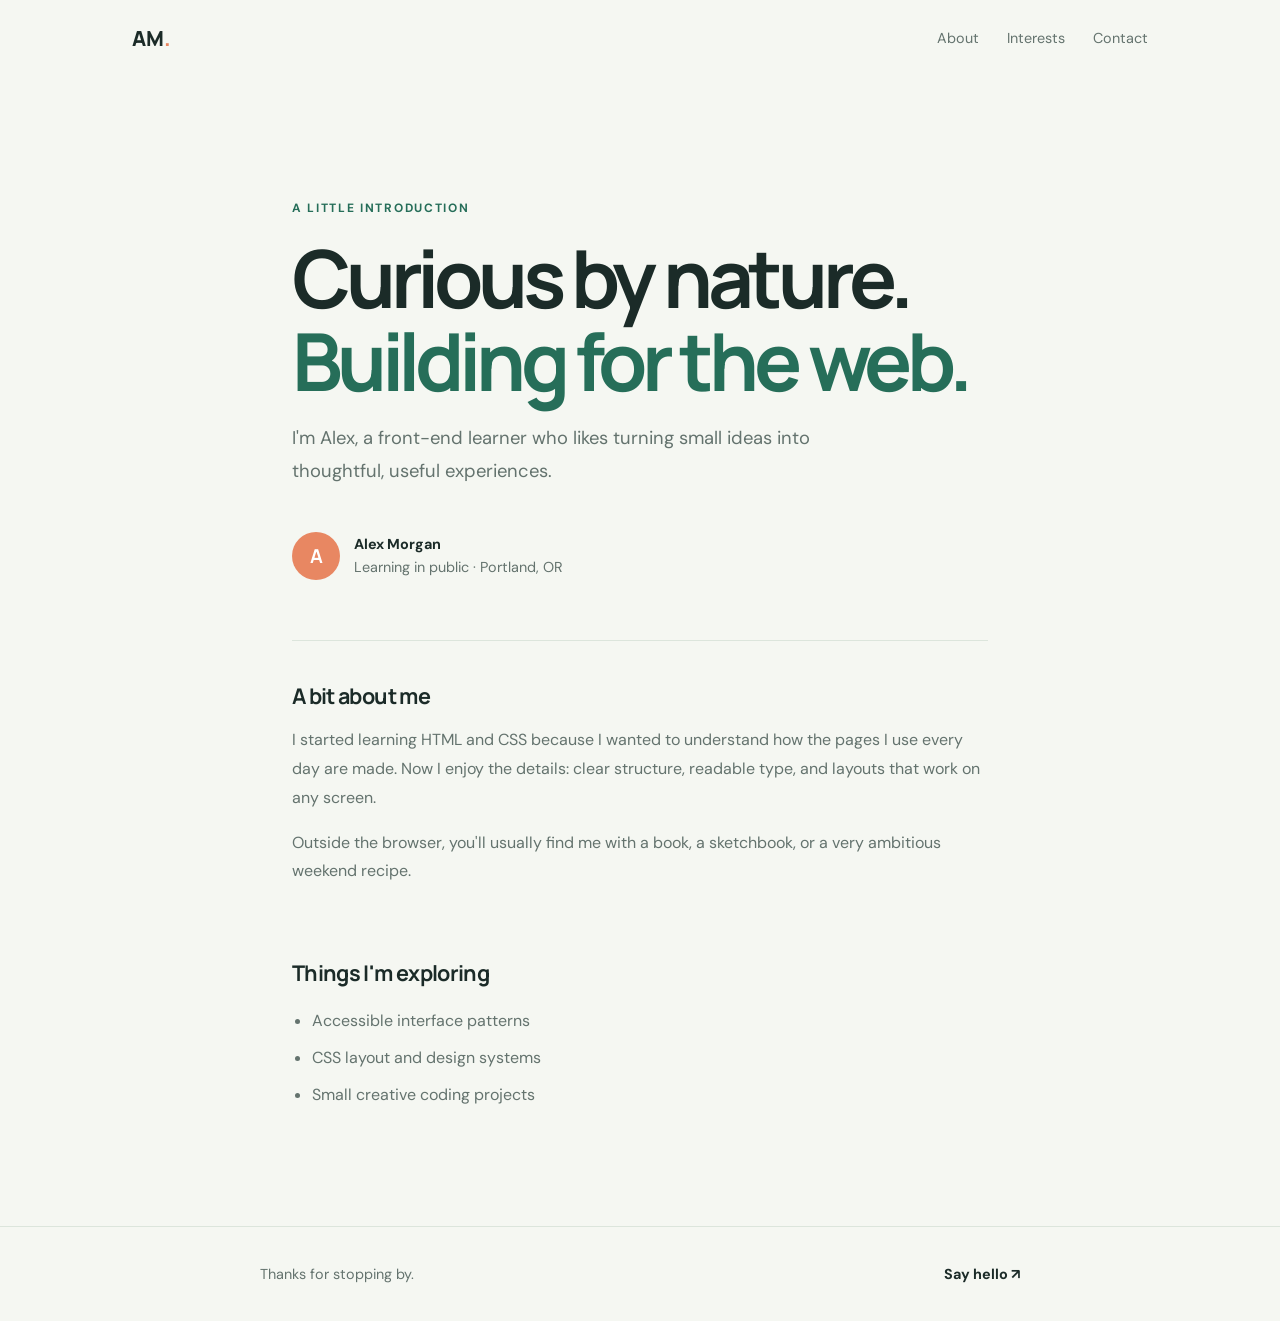
<file: projects/05-semantic-profile/index.html>
<!doctype html>
<html lang="en">
  <head>
    <meta charset="utf-8">
    <meta name="viewport" content="width=device-width, initial-scale=1">
    <meta name="description" content="A semantic HTML profile page for front-end learner Alex Morgan.">
    <title>Alex Morgan · Profile</title>
    <link rel="stylesheet" href="styles.css">
  </head>
  <body>
    <a class="skip-link" href="#main">Skip to content</a>
    <header class="site-header">
      <a class="wordmark" href="#home" aria-label="Alex Morgan, home">AM<span>.</span></a>
      <nav aria-label="Main navigation">
        <a href="#about">About</a>
        <a href="#interests">Interests</a>
        <a href="#contact">Contact</a>
      </nav>
    </header>

    <main id="main">
      <article class="profile" id="home">
        <p class="eyebrow">A little introduction</p>
        <h1>Curious by nature.<br><span>Building for the web.</span></h1>
        <p class="lead">I'm Alex, a front-end learner who likes turning small ideas into thoughtful, useful experiences.</p>
        <div class="profile-meta">
          <span class="avatar" aria-hidden="true">A</span>
          <p><strong>Alex Morgan</strong><br><span>Learning in public · Portland, OR</span></p>
        </div>
      </article>

      <section class="content-section" id="about" aria-labelledby="about-title">
        <h2 id="about-title">A bit about me</h2>
        <p>I started learning HTML and CSS because I wanted to understand how the pages I use every day are made. Now I enjoy the details: clear structure, readable type, and layouts that work on any screen.</p>
        <p>Outside the browser, you'll usually find me with a book, a sketchbook, or a very ambitious weekend recipe.</p>
      </section>

      <section class="content-section" id="interests" aria-labelledby="interests-title">
        <h2 id="interests-title">Things I'm exploring</h2>
        <ul class="interest-list">
          <li>Accessible interface patterns</li>
          <li>CSS layout and design systems</li>
          <li>Small creative coding projects</li>
        </ul>
      </section>
    </main>

    <footer id="contact">
      <p>Thanks for stopping by.</p>
      <a href="mailto:hello@example.com">Say hello <span aria-hidden="true">↗</span></a>
    </footer>
  </body>
</html>
</file>
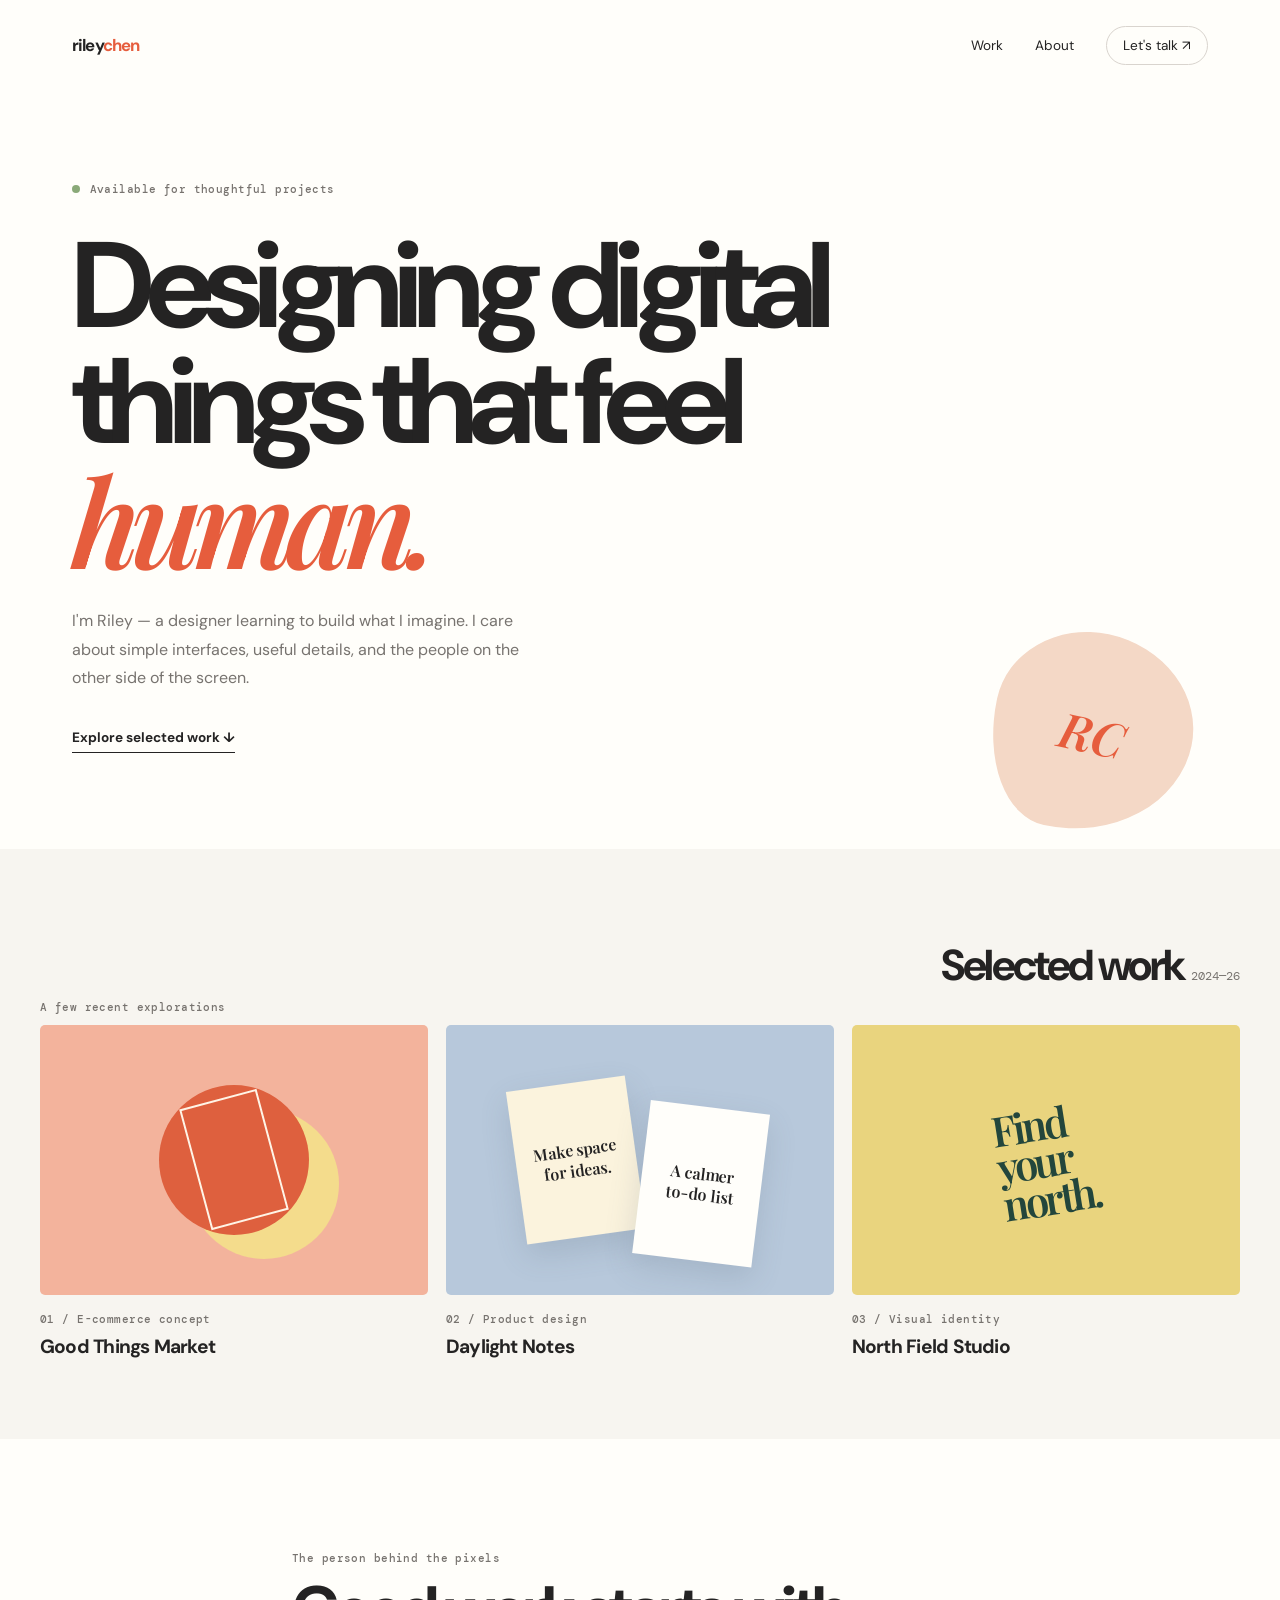
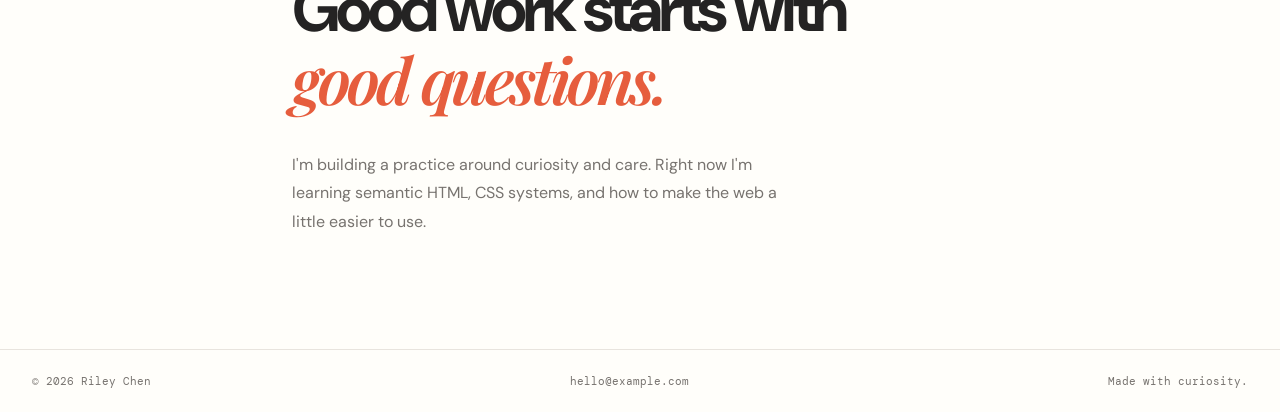
<file: projects/06-one-page-portfolio/index.html>
<!doctype html>
<html lang="en">
  <head>
    <meta charset="utf-8">
    <meta name="viewport" content="width=device-width, initial-scale=1">
    <meta name="description" content="Selected interface projects by Riley Chen, a designer and front-end learner.">
    <title>Riley Chen · Selected Work</title>
    <link rel="stylesheet" href="styles.css">
  </head>
  <body>
    <header class="topbar">
      <a class="brand" href="#home">riley<span>chen</span></a>
      <nav aria-label="Main navigation"><a href="#work">Work</a><a href="#about">About</a><a class="contact-link" href="mailto:hello@example.com">Let's talk <span aria-hidden="true">↗</span></a></nav>
    </header>
    <main id="home">
      <section class="hero" aria-labelledby="hero-title">
        <p class="availability"><span></span> Available for thoughtful projects</p>
        <h1 id="hero-title">Designing digital things that feel <em>human.</em></h1>
        <p class="hero-copy">I'm Riley — a designer learning to build what I imagine. I care about simple interfaces, useful details, and the people on the other side of the screen.</p>
        <a class="text-link" href="#work">Explore selected work <span aria-hidden="true">↓</span></a>
        <div class="hero-shape" aria-hidden="true"><span>RC</span></div>
      </section>
      <section id="work" class="work-section" aria-labelledby="work-title">
        <div class="section-heading"><p class="eyebrow">A few recent explorations</p><h2 id="work-title">Selected work <span>2024—26</span></h2></div>
        <div class="work-grid">
          <article class="work-card work-card--coral"><div class="work-art art--shop" aria-hidden="true"><span class="art-circle"></span><span class="art-block"></span></div><p>01 / E-commerce concept</p><h3>Good Things Market</h3></article>
          <article class="work-card work-card--blue"><div class="work-art art--notes" aria-hidden="true"><span class="note note-one">Make space<br>for ideas.</span><span class="note note-two">A calmer<br>to-do list</span></div><p>02 / Product design</p><h3>Daylight Notes</h3></article>
          <article class="work-card work-card--yellow"><div class="work-art art--type" aria-hidden="true"><span>Find<br>your<br>north.</span></div><p>03 / Visual identity</p><h3>North Field Studio</h3></article>
        </div>
      </section>
      <section id="about" class="about" aria-labelledby="about-title"><p class="eyebrow">The person behind the pixels</p><h2 id="about-title">Good work starts with <em>good questions.</em></h2><p>I'm building a practice around curiosity and care. Right now I'm learning semantic HTML, CSS systems, and how to make the web a little easier to use.</p></section>
    </main>
    <footer><span>© 2026 Riley Chen</span><a href="mailto:hello@example.com">hello@example.com</a><span>Made with curiosity.</span></footer>
  </body>
</html>
</file>
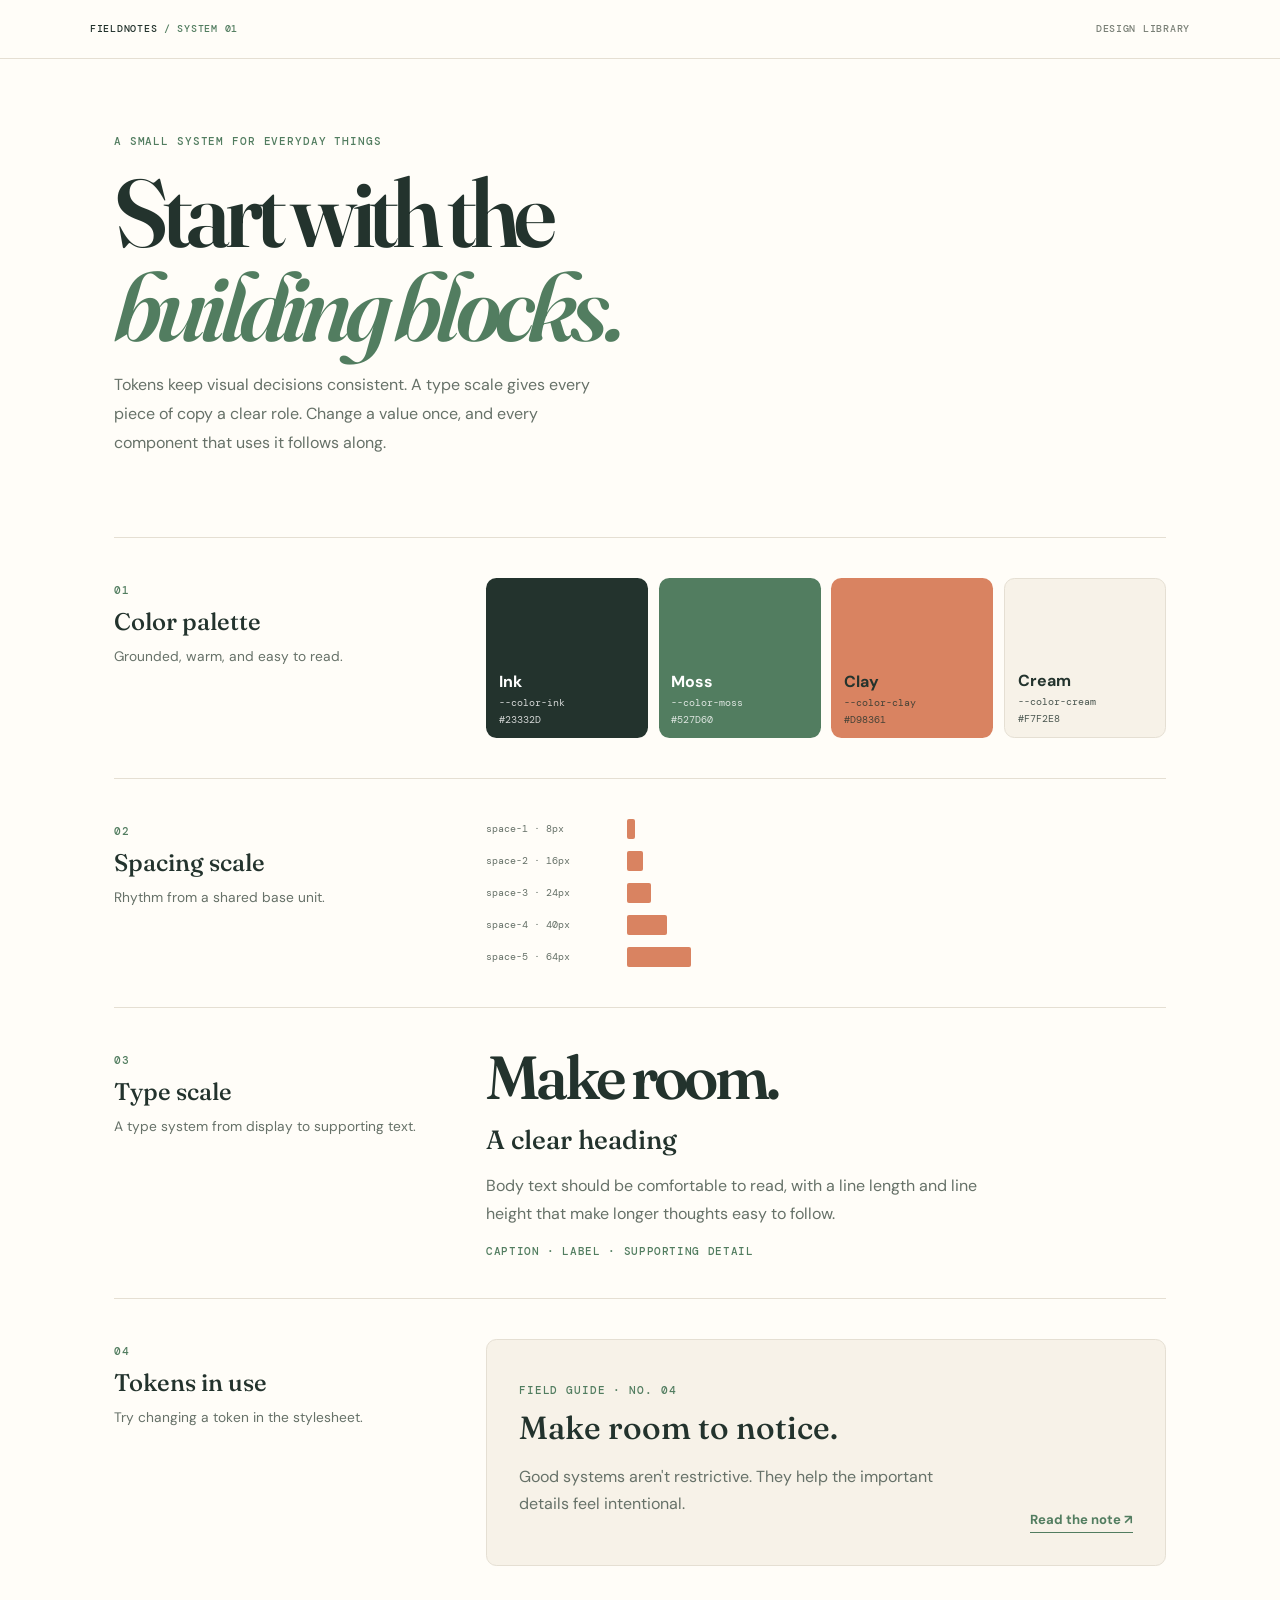
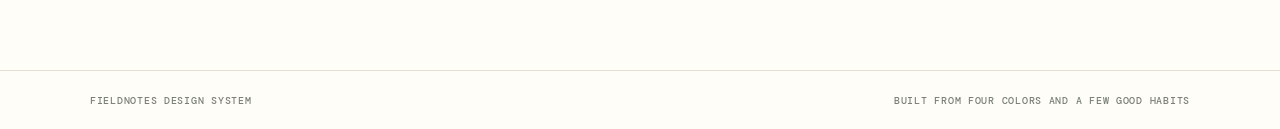
<file: projects/07-design-tokens/index.html>
<!doctype html>
<html lang="en">
  <head>
    <meta charset="utf-8">
    <meta name="viewport" content="width=device-width, initial-scale=1">
    <meta name="description" content="A CSS design-token and typography system reference for the Fieldnotes visual system.">
    <title>Fieldnotes · Tokens &amp; Type</title>
    <link rel="stylesheet" href="styles.css">
  </head>
  <body>
    <header class="masthead"><a href="#top">FIELDNOTES<span> / SYSTEM 01</span></a><span>DESIGN LIBRARY</span></header>
    <main id="top">
      <section class="intro"><p class="kicker">A small system for everyday things</p><h1>Start with the<br><em>building blocks.</em></h1><p>Tokens keep visual decisions consistent. A type scale gives every piece of copy a clear role. Change a value once, and every component that uses it follows along.</p></section>
      <section class="token-section" aria-labelledby="color-title"><div class="section-title"><span>01</span><h2 id="color-title">Color palette</h2><p>Grounded, warm, and easy to read.</p></div><div class="swatches"><article class="swatch swatch--ink"><span>Ink</span><code>--color-ink</code><small>#23332D</small></article><article class="swatch swatch--moss"><span>Moss</span><code>--color-moss</code><small>#527D60</small></article><article class="swatch swatch--clay"><span>Clay</span><code>--color-clay</code><small>#D98361</small></article><article class="swatch swatch--cream"><span>Cream</span><code>--color-cream</code><small>#F7F2E8</small></article></div></section>
      <section class="token-section" aria-labelledby="spacing-title"><div class="section-title"><span>02</span><h2 id="spacing-title">Spacing scale</h2><p>Rhythm from a shared base unit.</p></div><div class="spacing-list"><div><code>space-1 · 8px</code><span class="space-bar" style="--size: 8px"></span></div><div><code>space-2 · 16px</code><span class="space-bar" style="--size: 16px"></span></div><div><code>space-3 · 24px</code><span class="space-bar" style="--size: 24px"></span></div><div><code>space-4 · 40px</code><span class="space-bar" style="--size: 40px"></span></div><div><code>space-5 · 64px</code><span class="space-bar" style="--size: 64px"></span></div></div></section>
      <section class="token-section" aria-labelledby="type-title"><div class="section-title"><span>03</span><h2 id="type-title">Type scale</h2><p>A type system from display to supporting text.</p></div><div class="type-scale"><div class="type-display">Make room.</div><div class="type-heading">A clear heading</div><div class="type-body">Body text should be comfortable to read, with a line length and line height that make longer thoughts easy to follow.</div><div class="type-caption">CAPTION · LABEL · SUPPORTING DETAIL</div></div></section>
      <section class="token-section" aria-labelledby="component-title"><div class="section-title"><span>04</span><h2 id="component-title">Tokens in use</h2><p>Try changing a token in the stylesheet.</p></div><article class="sample-card"><div><p class="kicker">FIELD GUIDE · NO. 04</p><h3>Make room to notice.</h3><p>Good systems aren't restrictive. They help the important details feel intentional.</p></div><a href="#top">Read the note <span aria-hidden="true">↗</span></a></article></section>
    </main>
    <footer><span>FIELDNOTES DESIGN SYSTEM</span><span>BUILT FROM FOUR COLORS AND A FEW GOOD HABITS</span></footer>
  </body>
</html>
</file>
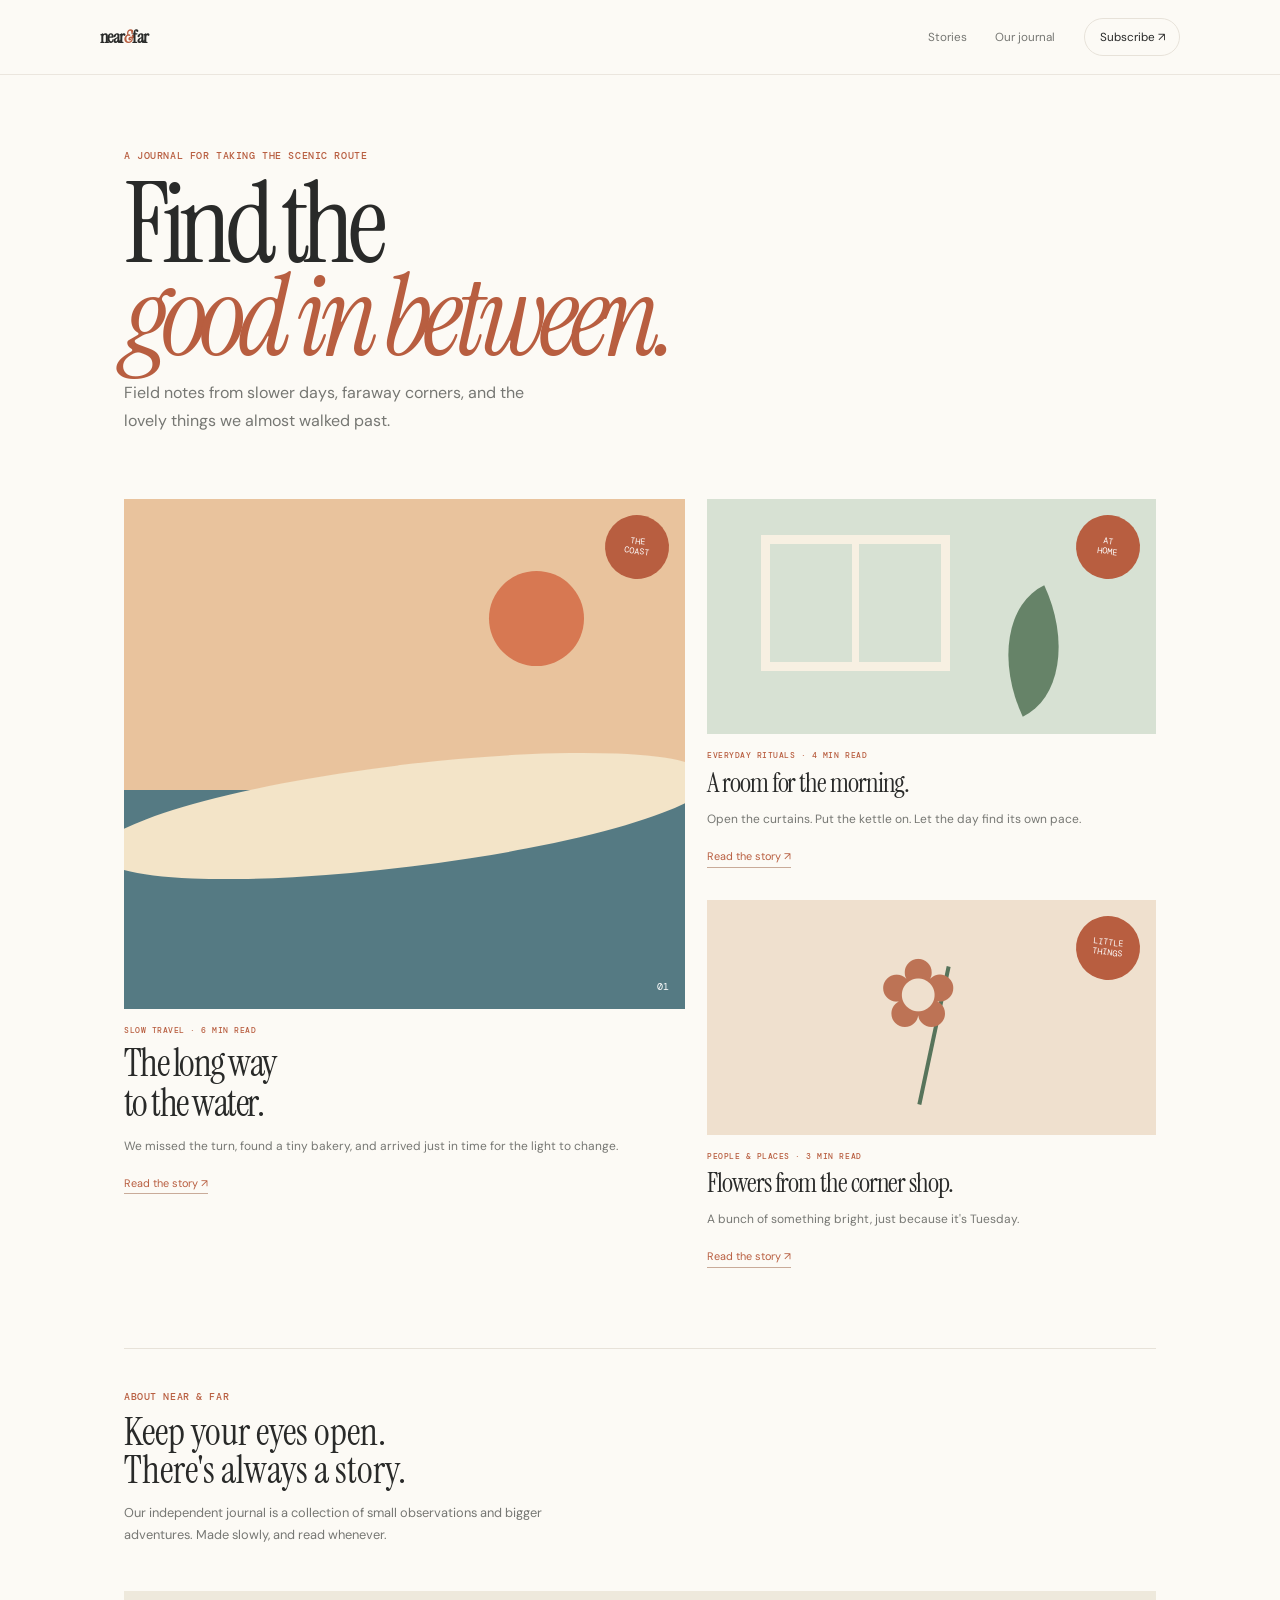
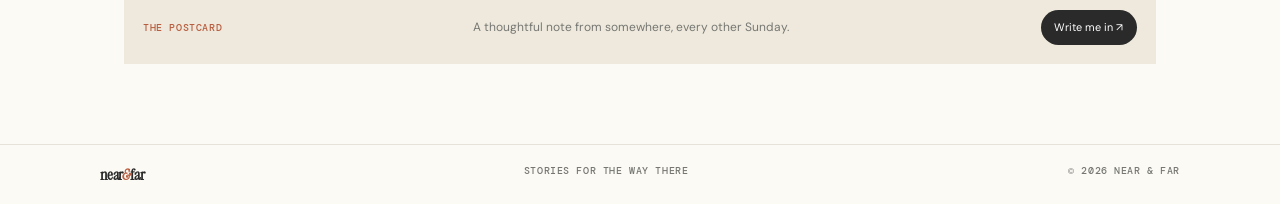
<file: projects/08-sticky-navbar-card-overlay/index.html>
<!doctype html>
<html lang="en">
  <head>
    <meta charset="utf-8">
    <meta name="viewport" content="width=device-width, initial-scale=1">
    <meta name="description" content="A CSS positioning exercise with a sticky navigation bar and overlapping feature cards.">
    <title>Near &amp; Far · Stories Worth Keeping</title>
    <link rel="stylesheet" href="styles.css">
  </head>
  <body>
    <header class="navbar"><a class="brand" href="#top">near<span>&amp;</span>far</a><nav aria-label="Main navigation"><a href="#stories">Stories</a><a href="#about">Our journal</a><a class="subscribe-link" href="#subscribe">Subscribe <span aria-hidden="true">↗</span></a></nav></header>
    <main id="top">
      <section class="intro"><p class="eyebrow">A journal for taking the scenic route</p><h1>Find the<br><em>good in between.</em></h1><p>Field notes from slower days, faraway corners, and the lovely things we almost walked past.</p></section>
      <section id="stories" class="stories" aria-label="Featured stories">
        <article class="story story--large"><div class="story-art art--coast" role="img" aria-label="Abstract illustration of a peach sun setting over a blue sea"><span class="sun"></span><span class="coastline"></span><span class="sea"></span><span class="card-badge">THE<br>COAST</span><span class="card-number">01</span></div><p class="category">SLOW TRAVEL · 6 MIN READ</p><h2>The long way<br>to the water.</h2><p>We missed the turn, found a tiny bakery, and arrived just in time for the light to change.</p><a href="#about">Read the story <span aria-hidden="true">↗</span></a></article>
        <article class="story"><div class="story-art art--room" role="img" aria-label="Abstract illustration of a sunny room and a potted plant"><span class="room-window"></span><span class="room-plant"></span><span class="card-badge">AT<br>HOME</span></div><p class="category">EVERYDAY RITUALS · 4 MIN READ</p><h2>A room for the morning.</h2><p>Open the curtains. Put the kettle on. Let the day find its own pace.</p><a href="#about">Read the story <span aria-hidden="true">↗</span></a></article>
        <article class="story"><div class="story-art art--flowers" role="img" aria-label="Abstract illustration of a market bouquet"><span class="flower-stem"></span><span class="flower-head">✿</span><span class="card-badge">LITTLE<br>THINGS</span></div><p class="category">PEOPLE &amp; PLACES · 3 MIN READ</p><h2>Flowers from the corner shop.</h2><p>A bunch of something bright, just because it's Tuesday.</p><a href="#about">Read the story <span aria-hidden="true">↗</span></a></article>
      </section>
      <section id="about" class="about"><p class="eyebrow">ABOUT NEAR &amp; FAR</p><h2>Keep your eyes open.<br>There's always a story.</h2><p>Our independent journal is a collection of small observations and bigger adventures. Made slowly, and read whenever.</p></section>
      <section id="subscribe" class="subscribe"><span>THE POSTCARD</span><p>A thoughtful note from somewhere, every other Sunday.</p><a href="mailto:hello@example.com">Write me in <span aria-hidden="true">↗</span></a></section>
    </main>
    <footer><a class="brand" href="#top">near<span>&amp;</span>far</a><span>STORIES FOR THE WAY THERE</span><span>© 2026 NEAR &amp; FAR</span></footer>
  </body>
</html>
</file>
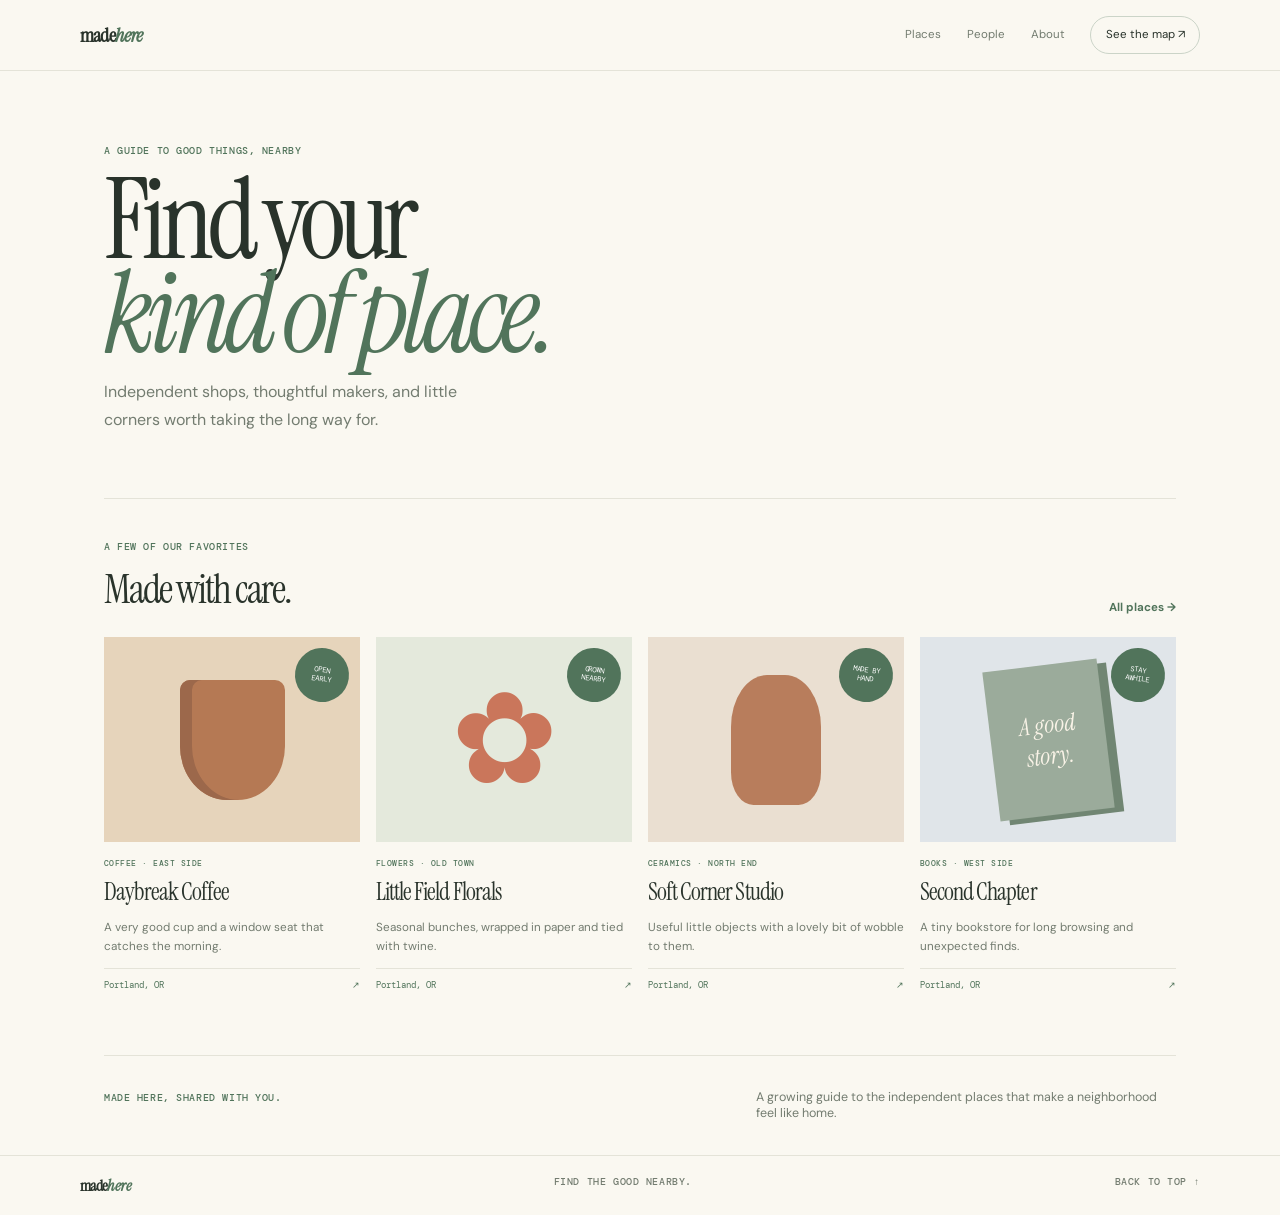
<file: projects/09-responsive-navbar-card-grid/index.html>
<!doctype html>
<html lang="en">
  <head>
    <meta charset="utf-8">
    <meta name="viewport" content="width=device-width, initial-scale=1">
    <meta name="description" content="A responsive portfolio page demonstrating a Flexbox navbar and wrapping card grid.">
    <title>Made Here · Places &amp; People</title>
    <link rel="stylesheet" href="styles.css">
  </head>
  <body>
    <header class="site-header"><a class="logo" href="#top">made<span>here</span></a><nav class="nav-links" aria-label="Main navigation"><a href="#places">Places</a><a href="#people">People</a><a href="#about">About</a><a class="nav-cta" href="#about">See the map <span aria-hidden="true">↗</span></a></nav></header>
    <main id="top">
      <section class="hero"><p class="eyebrow">A guide to good things, nearby</p><h1>Find your<br><em>kind of place.</em></h1><p>Independent shops, thoughtful makers, and little corners worth taking the long way for.</p></section>
      <section id="places" class="places"><div class="section-head"><div><p class="eyebrow">A few of our favorites</p><h2>Made with care.</h2></div><a href="#people">All places <span aria-hidden="true">→</span></a></div>
        <div class="card-grid">
          <article class="place-card"><div class="card-image image--coffee"><span class="image-stamp">OPEN<br>EARLY</span><span class="image-shape"></span></div><p class="card-category">COFFEE · EAST SIDE</p><h3>Daybreak Coffee</h3><p>A very good cup and a window seat that catches the morning.</p><a href="#about">Portland, OR <span aria-hidden="true">↗</span></a></article>
          <article class="place-card"><div class="card-image image--flowers"><span class="image-stamp">GROWN<br>NEARBY</span><span class="flower-shape">✿</span></div><p class="card-category">FLOWERS · OLD TOWN</p><h3>Little Field Florals</h3><p>Seasonal bunches, wrapped in paper and tied with twine.</p><a href="#about">Portland, OR <span aria-hidden="true">↗</span></a></article>
          <article class="place-card" id="people"><div class="card-image image--ceramics"><span class="image-stamp">MADE BY<br>HAND</span><span class="vase-shape"></span></div><p class="card-category">CERAMICS · NORTH END</p><h3>Soft Corner Studio</h3><p>Useful little objects with a lovely bit of wobble to them.</p><a href="#about">Portland, OR <span aria-hidden="true">↗</span></a></article>
          <article class="place-card"><div class="card-image image--books"><span class="image-stamp">STAY<br>AWHILE</span><span class="book-shape">A good<br>story.</span></div><p class="card-category">BOOKS · WEST SIDE</p><h3>Second Chapter</h3><p>A tiny bookstore for long browsing and unexpected finds.</p><a href="#about">Portland, OR <span aria-hidden="true">↗</span></a></article>
        </div>
      </section>
      <section id="about" class="about"><span>MADE HERE, SHARED WITH YOU.</span><p>A growing guide to the independent places that make a neighborhood feel like home.</p></section>
    </main>
    <footer><a class="logo" href="#top">made<span>here</span></a><span>FIND THE GOOD NEARBY.</span><a href="#top">Back to top ↑</a></footer>
  </body>
</html>
</file>
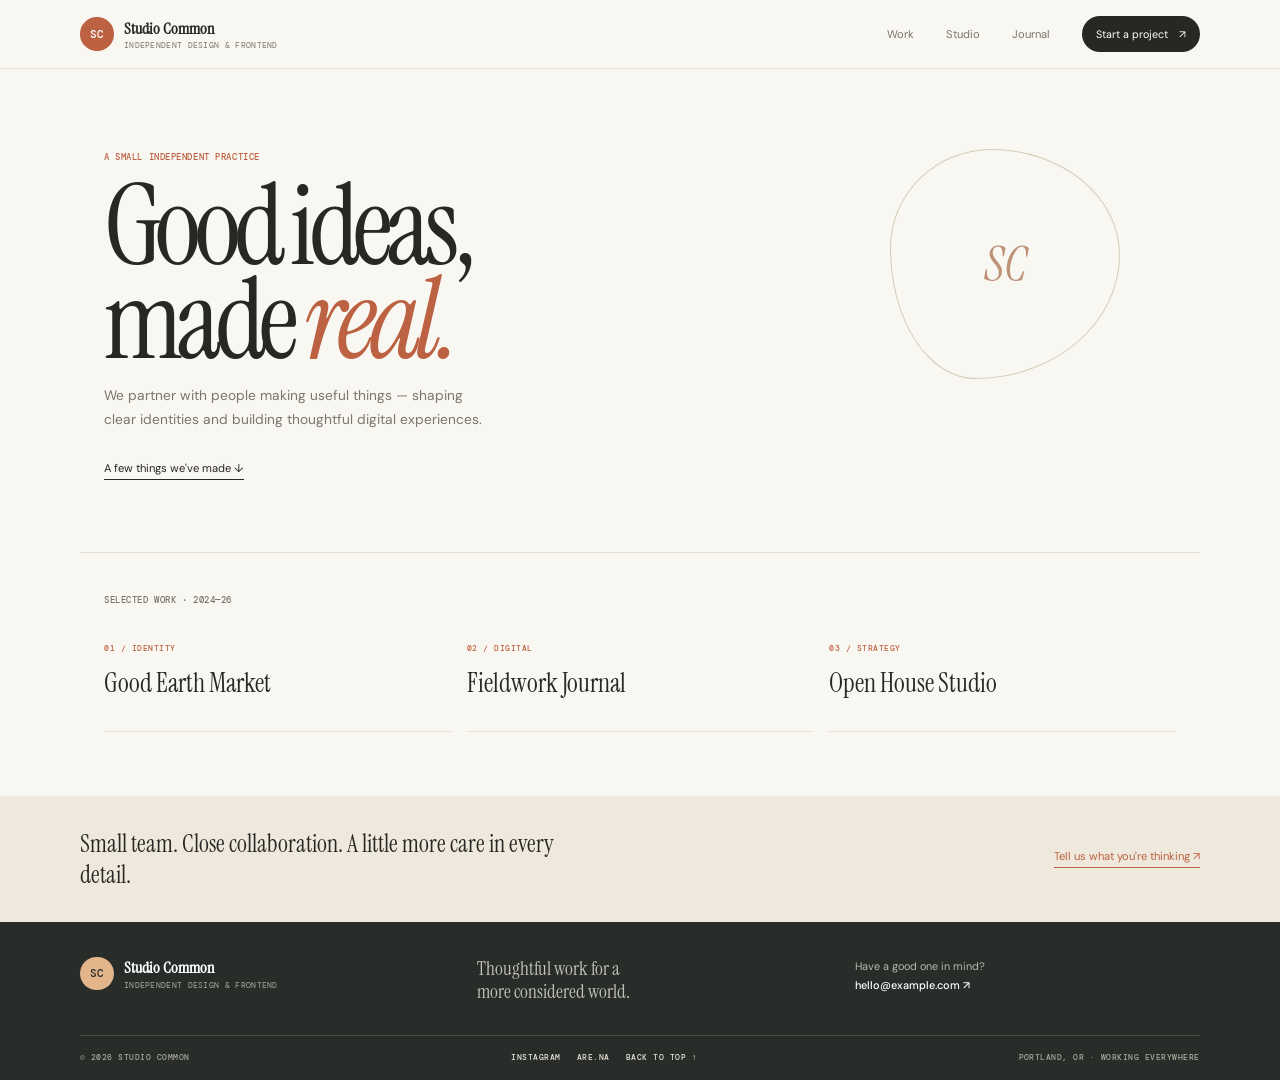
<file: projects/10-flexbox-header-footer/index.html>
<!doctype html>
<html lang="en">
  <head>
    <meta charset="utf-8">
    <meta name="viewport" content="width=device-width, initial-scale=1">
    <meta name="description" content="A portfolio shell demonstrating advanced Flexbox patterns in its header and footer.">
    <title>Studio Common · Portfolio Shell</title>
    <link rel="stylesheet" href="styles.css">
  </head>
  <body>
    <header class="site-header"><a class="identity" href="#top"><span class="identity-mark">SC</span><span><strong>Studio Common</strong><small>INDEPENDENT DESIGN &amp; FRONTEND</small></span></a><nav aria-label="Main navigation"><a href="#work">Work</a><a href="#studio">Studio</a><a href="#journal">Journal</a></nav><a class="header-cta" href="mailto:hello@example.com">Start a project <span aria-hidden="true">↗</span></a></header>
    <main id="top">
      <section class="hero"><p class="eyebrow">A small independent practice</p><h1>Good ideas,<br>made <em>real.</em></h1><p>We partner with people making useful things — shaping clear identities and building thoughtful digital experiences.</p><a href="#work">A few things we've made <span aria-hidden="true">↓</span></a><span class="hero-orbit" aria-hidden="true">SC</span></section>
      <section id="work" class="work"><p class="eyebrow">SELECTED WORK · 2024—26</p><div id="journal" class="work-row"><article><span>01 / IDENTITY</span><h2>Good Earth Market</h2></article><article><span>02 / DIGITAL</span><h2>Fieldwork Journal</h2></article><article><span>03 / STRATEGY</span><h2>Open House Studio</h2></article></div></section>
      <section id="studio" class="studio"><p>Small team. Close collaboration. A little more care in every detail.</p><a href="mailto:hello@example.com">Tell us what you're thinking ↗</a></section>
    </main>
    <footer class="site-footer">
      <div class="footer-top"><a class="identity footer-identity" href="#top"><span class="identity-mark">SC</span><span><strong>Studio Common</strong><small>INDEPENDENT DESIGN &amp; FRONTEND</small></span></a><p>Thoughtful work for a<br>more considered world.</p><a class="footer-email" href="mailto:hello@example.com">Have a good one in mind?<br><strong>hello@example.com ↗</strong></a></div>
      <div class="footer-bottom"><span>© 2026 STUDIO COMMON</span><div><a href="#work">INSTAGRAM</a><a href="#work">ARE.NA</a><a href="#top">BACK TO TOP ↑</a></div><span>PORTLAND, OR · WORKING EVERYWHERE</span></div>
    </footer>
  </body>
</html>
</file>
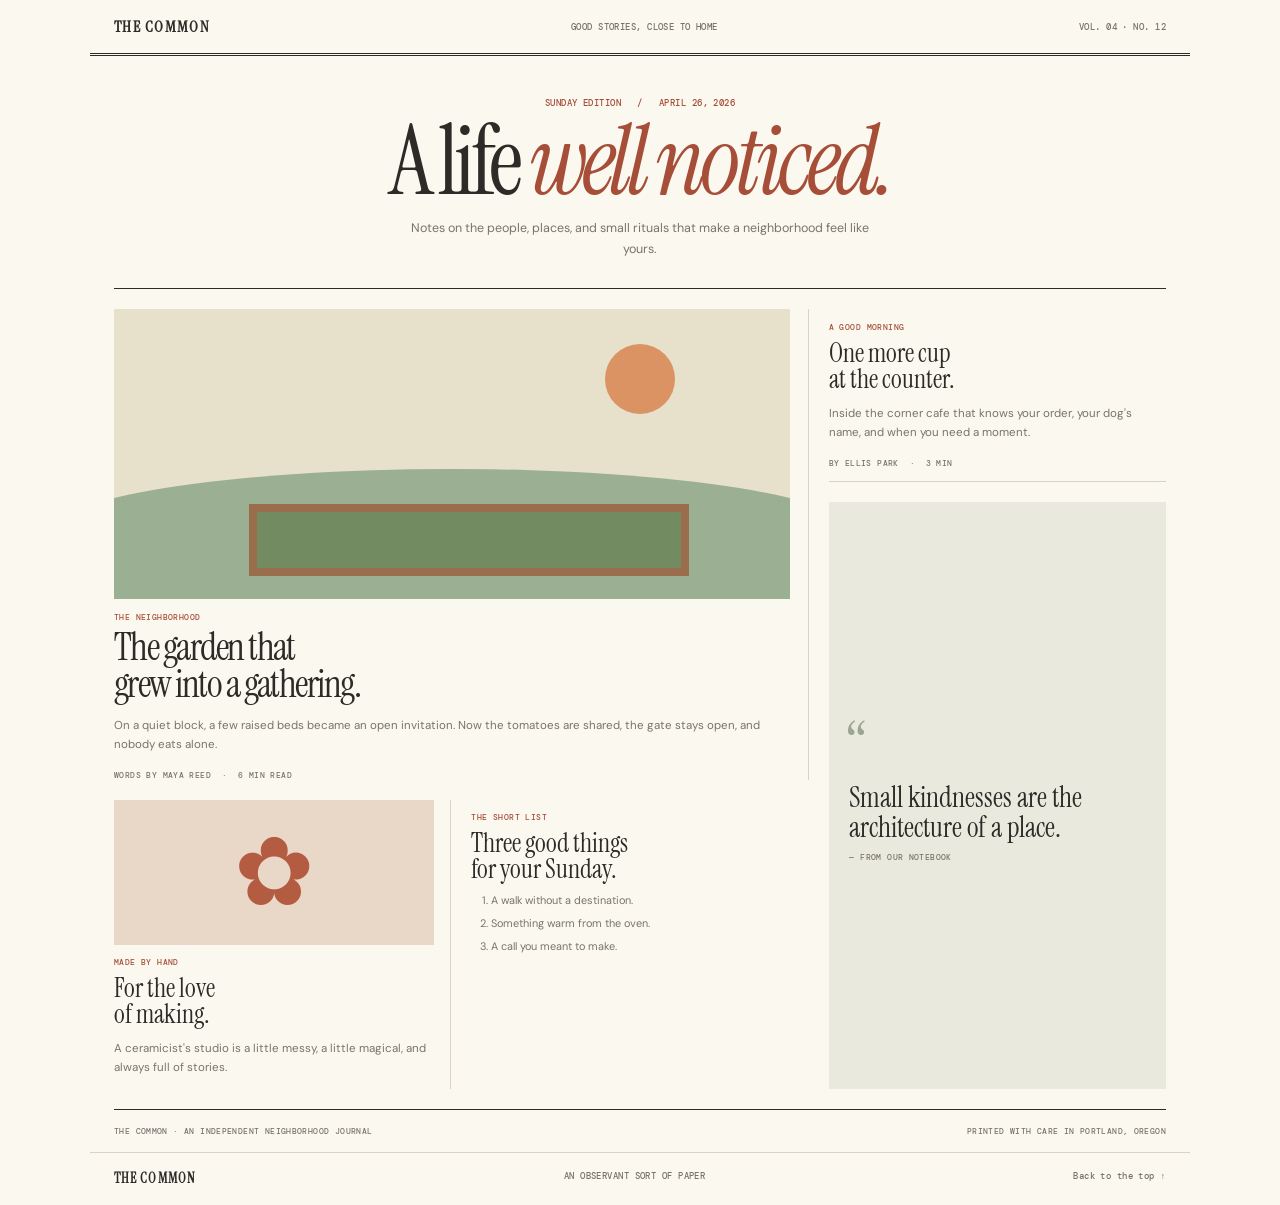
<file: projects/11-newspaper-grid-layout/index.html>
<!doctype html>
<html lang="en">
  <head>
    <meta charset="utf-8">
    <meta name="viewport" content="width=device-width, initial-scale=1">
    <meta name="description" content="A newspaper-inspired editorial page arranged with a three-column CSS Grid.">
    <title>The Common · Sunday Edition</title>
    <link rel="stylesheet" href="styles.css">
  </head>
  <body>
    <header class="masthead"><a href="#top" class="publication">THE COMMON</a><span>GOOD STORIES, CLOSE TO HOME</span><span>VOL. 04 · NO. 12</span></header>
    <main id="top">
      <section class="edition"><p class="edition-date">SUNDAY EDITION &nbsp; / &nbsp; APRIL 26, 2026</p><h1>A life <em>well noticed.</em></h1><p class="edition-deck">Notes on the people, places, and small rituals that make a neighborhood feel like yours.</p></section>
      <section class="newspaper" aria-label="Sunday edition stories">
        <article class="lead-story"><div class="story-art art--garden" role="img" aria-label="Illustration of a community garden on a sunny day"><span class="garden-sun"></span><span class="garden-hill"></span><span class="garden-bed"></span></div><p class="category">THE NEIGHBORHOOD</p><h2>The garden that<br>grew into a gathering.</h2><p>On a quiet block, a few raised beds became an open invitation. Now the tomatoes are shared, the gate stays open, and nobody eats alone.</p><span class="byline">WORDS BY MAYA REED &nbsp;·&nbsp; 6 MIN READ</span></article>
        <article class="side-story"><p class="category">A GOOD MORNING</p><h2>One more cup<br>at the counter.</h2><p>Inside the corner cafe that knows your order, your dog's name, and when you need a moment.</p><span class="byline">BY ELLIS PARK &nbsp;·&nbsp; 3 MIN</span></article>
        <article class="quote-story"><span aria-hidden="true">“</span><blockquote>Small kindnesses are the architecture of a place.</blockquote><cite>— FROM OUR NOTEBOOK</cite></article>
        <article class="photo-story"><div class="story-art art--flowers" role="img" aria-label="Illustration of a bouquet in a paper wrap"><span>✿</span></div><p class="category">MADE BY HAND</p><h2>For the love<br>of making.</h2><p>A ceramicist's studio is a little messy, a little magical, and always full of stories.</p></article>
        <article class="brief-story"><p class="category">THE SHORT LIST</p><h2>Three good things<br>for your Sunday.</h2><ol><li>A walk without a destination.</li><li>Something warm from the oven.</li><li>A call you meant to make.</li></ol></article>
      </section>
      <section class="colophon"><span>THE COMMON · AN INDEPENDENT NEIGHBORHOOD JOURNAL</span><span>PRINTED WITH CARE IN PORTLAND, OREGON</span></section>
    </main>
    <footer><a class="publication" href="#top">THE COMMON</a><span>AN OBSERVANT SORT OF PAPER</span><a href="#top">Back to the top ↑</a></footer>
  </body>
</html>
</file>
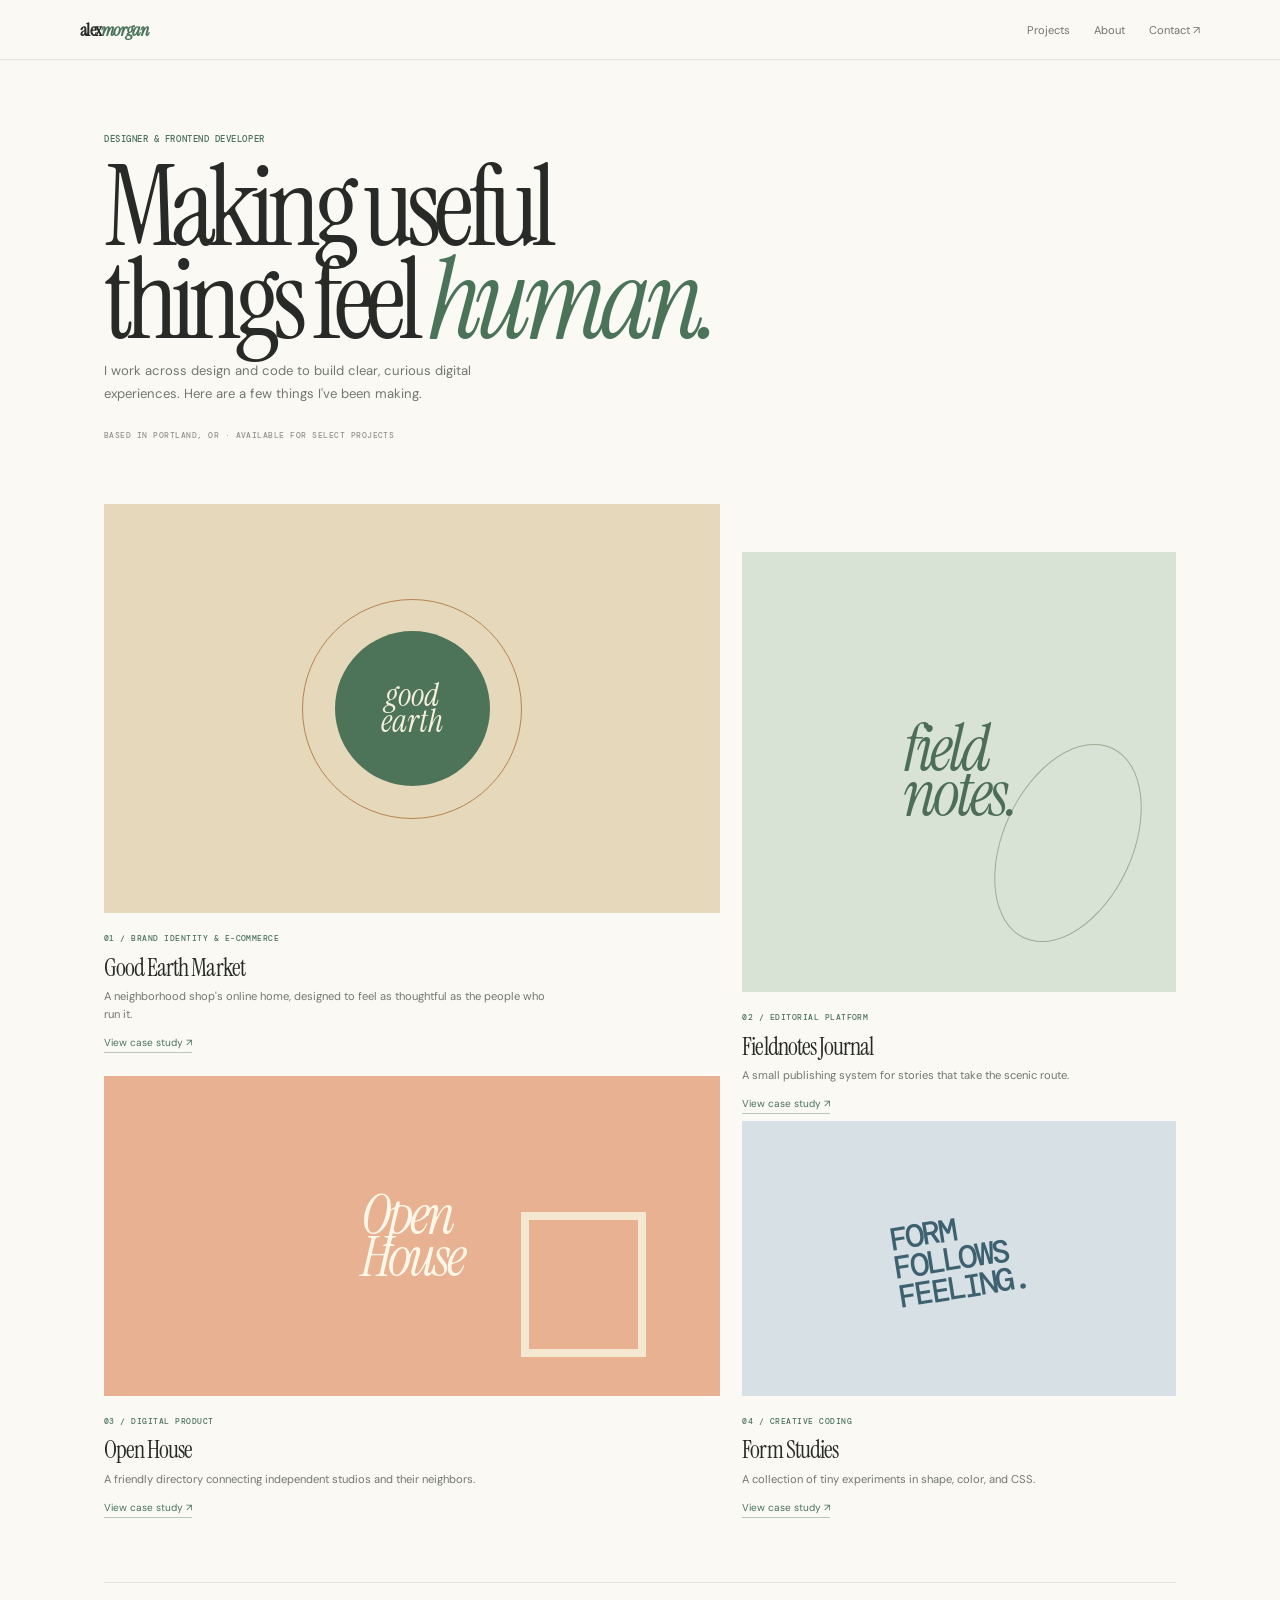
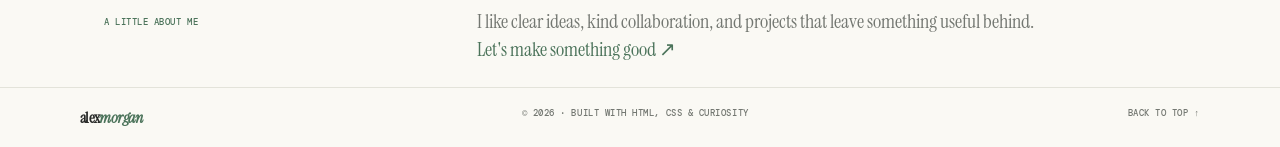
<file: projects/12-portfolio-projects-grid/index.html>
<!doctype html>
<html lang="en">
  <head>
    <meta charset="utf-8">
    <meta name="viewport" content="width=device-width, initial-scale=1">
    <meta name="description" content="A responsive portfolio gallery demonstrating advanced CSS Grid placement and spans.">
    <title>Alex Morgan · Selected Projects</title>
    <link rel="stylesheet" href="styles.css">
  </head>
  <body>
    <header><a class="brand" href="#top">alex<span>morgan</span></a><nav aria-label="Main navigation"><a href="#projects">Projects</a><a href="#about">About</a><a href="mailto:hello@example.com">Contact ↗</a></nav></header>
    <main id="top">
      <section class="intro"><p class="eyebrow">DESIGNER &amp; FRONTEND DEVELOPER</p><h1>Making useful<br>things feel <em>human.</em></h1><p>I work across design and code to build clear, curious digital experiences. Here are a few things I've been making.</p><span class="location">BASED IN PORTLAND, OR · AVAILABLE FOR SELECT PROJECTS</span></section>
      <section id="projects" class="projects" aria-label="Selected portfolio projects">
        <article class="project project--lead"><div class="project-art art--good"><span class="good-circle">good<br>earth</span><span class="good-orbit"></span></div><div class="project-info"><span>01 / BRAND IDENTITY &amp; E-COMMERCE</span><h2>Good Earth Market</h2><p>A neighborhood shop's online home, designed to feel as thoughtful as the people who run it.</p><a href="#about">View case study <span aria-hidden="true">↗</span></a></div></article>
        <article class="project project--tall"><div class="project-art art--field"><span class="field-title">field<br>notes.</span><span class="field-line"></span></div><div class="project-info"><span>02 / EDITORIAL PLATFORM</span><h2>Fieldnotes Journal</h2><p>A small publishing system for stories that take the scenic route.</p><a href="#about">View case study <span aria-hidden="true">↗</span></a></div></article>
        <article class="project project--wide"><div class="project-art art--open"><span>Open<br>House</span><span class="open-window"></span></div><div class="project-info"><span>03 / DIGITAL PRODUCT</span><h2>Open House</h2><p>A friendly directory connecting independent studios and their neighbors.</p><a href="#about">View case study <span aria-hidden="true">↗</span></a></div></article>
        <article class="project project--small"><div class="project-art art--form"><span>FORM<br>FOLLOWS<br>FEELING.</span></div><div class="project-info"><span>04 / CREATIVE CODING</span><h2>Form Studies</h2><p>A collection of tiny experiments in shape, color, and CSS.</p><a href="#about">View case study <span aria-hidden="true">↗</span></a></div></article>
      </section>
      <section id="about" class="about"><p class="eyebrow">A LITTLE ABOUT ME</p><p>I like clear ideas, kind collaboration, and projects that leave something useful behind. <a href="mailto:hello@example.com">Let's make something good ↗</a></p></section>
    </main>
    <footer><a class="brand" href="#top">alex<span>morgan</span></a><span>© 2026 · BUILT WITH HTML, CSS &amp; CURIOSITY</span><a href="#top">BACK TO TOP ↑</a></footer>
  </body>
</html>
</file>
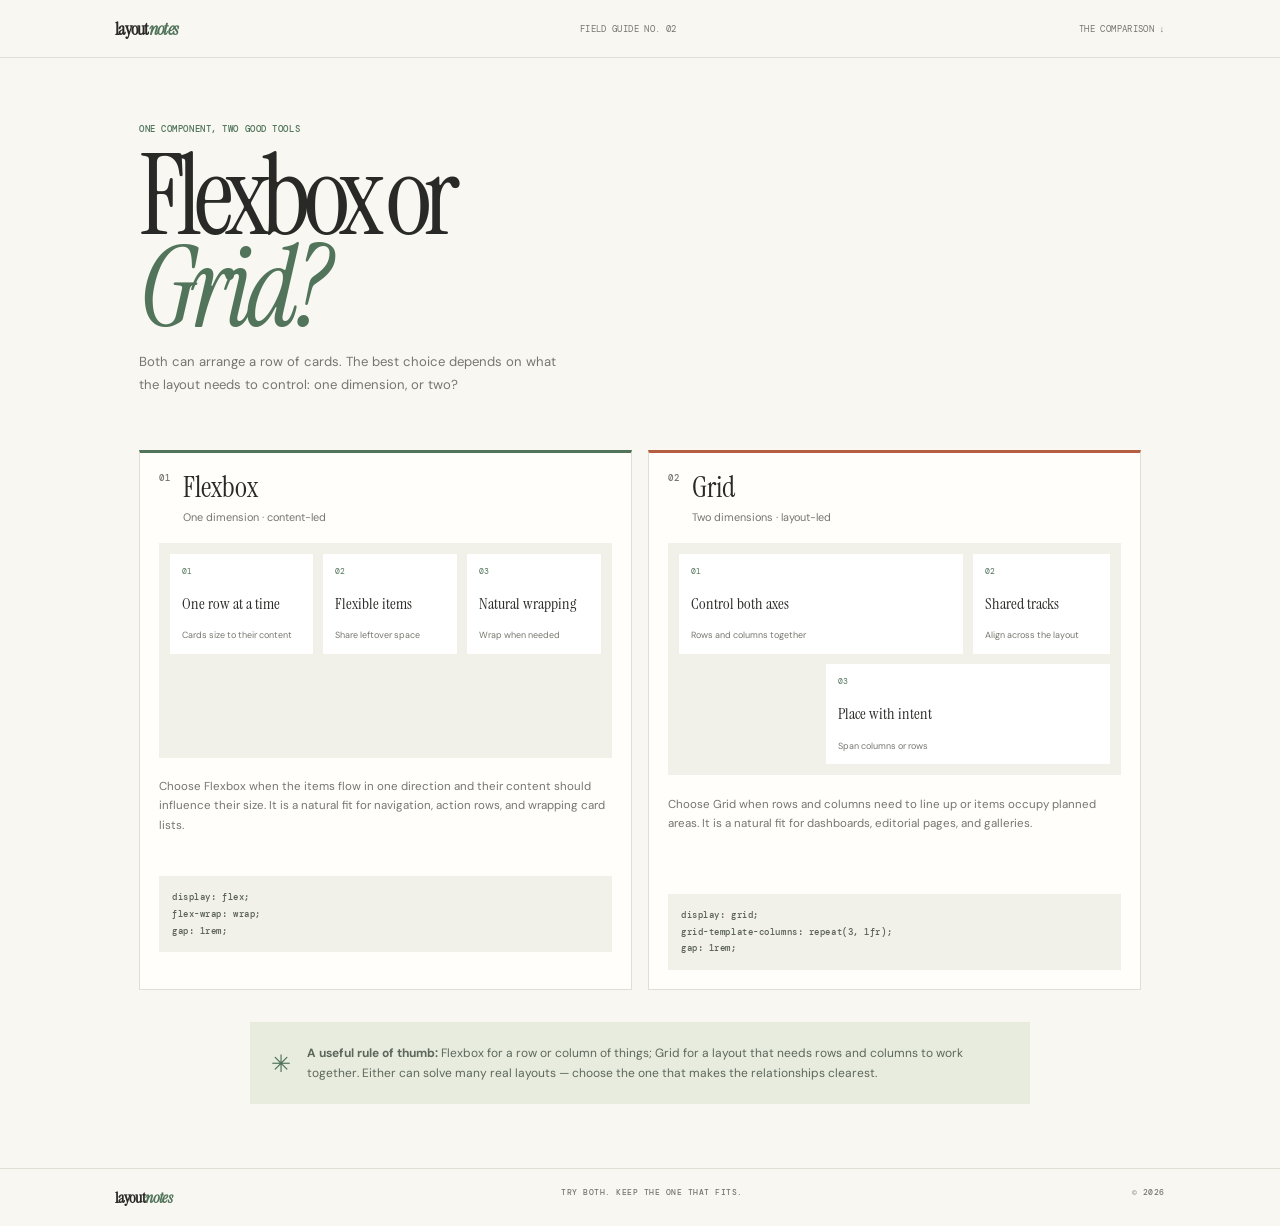
<file: projects/13-flexbox-vs-grid/index.html>
<!doctype html>
<html lang="en">
  <head>
    <meta charset="utf-8">
    <meta name="viewport" content="width=device-width, initial-scale=1">
    <meta name="description" content="A side-by-side CSS comparison of Flexbox and Grid for the same shared layout.">
    <title>Layout Notes · Flexbox or Grid?</title>
    <link rel="stylesheet" href="styles.css">
  </head>
  <body>
    <header><a class="logo" href="#top">layout<span>notes</span></a><span>FIELD GUIDE NO. 02</span><a href="#comparison">THE COMPARISON ↓</a></header>
    <main id="top">
      <section class="intro"><p class="eyebrow">One component, two good tools</p><h1>Flexbox or<br><em>Grid?</em></h1><p>Both can arrange a row of cards. The best choice depends on what the layout needs to control: one dimension, or two?</p></section>
      <section id="comparison" class="comparison" aria-label="Compare Flexbox and Grid">
        <article class="demo demo--flex"><div class="demo-heading"><span>01</span><div><h2>Flexbox</h2><p>One dimension · content-led</p></div></div><div class="sample sample-flex"><div class="sample-card sample-card--feature"><span>01</span><strong>One row at a time</strong><small>Cards size to their content</small></div><div class="sample-card"><span>02</span><strong>Flexible items</strong><small>Share leftover space</small></div><div class="sample-card"><span>03</span><strong>Natural wrapping</strong><small>Wrap when needed</small></div></div><p class="explanation">Choose Flexbox when the items flow in one direction and their content should influence their size. It is a natural fit for navigation, action rows, and wrapping card lists.</p><code>display: flex;<br>flex-wrap: wrap;<br>gap: 1rem;</code></article>
        <article class="demo demo--grid"><div class="demo-heading"><span>02</span><div><h2>Grid</h2><p>Two dimensions · layout-led</p></div></div><div class="sample sample-grid"><div class="sample-card sample-card--feature"><span>01</span><strong>Control both axes</strong><small>Rows and columns together</small></div><div class="sample-card"><span>02</span><strong>Shared tracks</strong><small>Align across the layout</small></div><div class="sample-card"><span>03</span><strong>Place with intent</strong><small>Span columns or rows</small></div></div><p class="explanation">Choose Grid when rows and columns need to line up or items occupy planned areas. It is a natural fit for dashboards, editorial pages, and galleries.</p><code>display: grid;<br>grid-template-columns: repeat(3, 1fr);<br>gap: 1rem;</code></article>
      </section>
      <aside class="rule"><span aria-hidden="true">✳</span><p><strong>A useful rule of thumb:</strong> Flexbox for a row or column of things; Grid for a layout that needs rows and columns to work together. Either can solve many real layouts — choose the one that makes the relationships clearest.</p></aside>
    </main>
    <footer><a class="logo" href="#top">layout<span>notes</span></a><span>TRY BOTH. KEEP THE ONE THAT FITS.</span><span>© 2026</span></footer>
  </body>
</html>
</file>
<file: projects/05-semantic-profile/styles.css>
@import url('https://fonts.googleapis.com/css2?family=DM+Sans:wght@400;500;700&family=Manrope:wght@500;600;700;800&display=swap');

:root {
  color-scheme: light;
  --ink: #1b2b28;
  --muted: #64736e;
  --paper: #f5f7f2;
  --green: #266e59;
  --line: #dce5dc;
  font-family: 'DM Sans', sans-serif;
}

* { box-sizing: border-box; }
html { scroll-behavior: smooth; }
body { margin: 0; color: var(--ink); background: var(--paper); }
a { color: inherit; }
.skip-link { position: absolute; top: -4rem; left: 1rem; z-index: 2; padding: .7rem 1rem; background: white; }
.skip-link:focus { top: 1rem; }
.site-header { display: flex; align-items: center; justify-content: space-between; max-width: 1080px; margin: auto; padding: 1.5rem 2rem; }
.wordmark { font: 800 1.3rem 'Manrope', sans-serif; text-decoration: none; }
.wordmark span { color: #e88762; }
nav { display: flex; gap: 1.75rem; }
nav a { color: var(--muted); font-size: .9rem; text-decoration: none; }
nav a:hover, footer a:hover { color: var(--green); }
main { max-width: 760px; margin: 3.5rem auto 5rem; padding: 0 2rem; }
.profile { padding: 3.5rem 0 3rem; border-bottom: 1px solid var(--line); }
.eyebrow { color: var(--green); font-size: .75rem; font-weight: 700; letter-spacing: .14em; text-transform: uppercase; }
h1, h2 { font-family: 'Manrope', sans-serif; }
h1 { margin: 1.25rem 0; font-size: clamp(2.7rem, 8vw, 5rem); letter-spacing: -.065em; line-height: 1.04; }
h1 span { color: var(--green); }
.lead { max-width: 560px; color: var(--muted); font-size: 1.15rem; line-height: 1.75; }
.profile-meta { display: flex; align-items: center; gap: .9rem; margin-top: 2rem; }
.profile-meta p { font-size: .9rem; line-height: 1.55; }
.profile-meta p span { color: var(--muted); }
.avatar { display: grid; width: 3rem; aspect-ratio: 1; place-items: center; border-radius: 50%; color: white; background: #e88762; font: 700 1.2rem 'Manrope', sans-serif; }
.content-section { padding: 2.5rem 0 1rem; }
h2 { margin: 0 0 1rem; font-size: 1.35rem; letter-spacing: -.03em; }
.content-section p, .interest-list { color: var(--muted); line-height: 1.8; }
.interest-list { padding-left: 1.25rem; }
.interest-list li { padding: .25rem 0; }
footer { display: flex; justify-content: space-between; align-items: center; padding: 1.5rem max(2rem, calc((100% - 760px) / 2)); border-top: 1px solid var(--line); color: var(--muted); font-size: .9rem; }
footer a { color: var(--ink); font-weight: 700; text-decoration: none; }
@media (max-width: 560px) {
  .site-header { padding: 1.25rem; }
  nav { gap: .9rem; }
  nav a { font-size: .8rem; }
  main { margin-top: 1.5rem; padding: 0 1.25rem; }
  .profile { padding-top: 2.5rem; }
  footer { padding: 1.25rem; }
}
</file>
<file: projects/06-one-page-portfolio/styles.css>
@import url('https://fonts.googleapis.com/css2?family=DM+Mono:wght@400;500&family=DM+Sans:wght@400;500;700&family=Playfair+Display:ital,wght@0,600;1,600&display=swap');

:root { --ink: #242323; --muted: #77736f; --paper: #fffefa; --orange: #e65d3d; font-family: 'DM Sans', sans-serif; }
* { box-sizing: border-box; }
html { scroll-behavior: smooth; }
body { margin: 0; color: var(--ink); background: var(--paper); }
a { color: inherit; text-decoration: none; }
.topbar { display: flex; align-items: center; justify-content: space-between; max-width: 1200px; margin: auto; padding: 1.6rem 2rem; }
.brand { font-size: 1.05rem; font-weight: 700; letter-spacing: -.05em; }
.brand span { color: var(--orange); }
nav { display: flex; align-items: center; gap: 2rem; font-size: .85rem; }
.contact-link { padding: .65rem 1rem; border: 1px solid #d9d4ce; border-radius: 99px; }
.hero { position: relative; overflow: hidden; max-width: 1200px; min-height: 580px; margin: auto; padding: 5rem 2rem 6rem; }
.availability, .eyebrow, .work-card > p { font: 500 .67rem 'DM Mono', monospace; letter-spacing: .04em; }
.availability { display: flex; align-items: center; gap: .6rem; color: var(--muted); }
.availability span { width: .5rem; aspect-ratio: 1; border-radius: 50%; background: #8aa978; }
h1 { position: relative; z-index: 1; max-width: 790px; margin: 2rem 0 1.25rem; font-size: clamp(3.2rem, 9.5vw, 7.7rem); letter-spacing: -.075em; line-height: .96; }
h1 em, .about h2 em { color: var(--orange); font-family: 'Playfair Display', serif; font-weight: 600; }
.hero-copy { position: relative; z-index: 1; max-width: 480px; color: var(--muted); line-height: 1.8; }
.text-link { display: inline-block; margin-top: 1.25rem; padding-bottom: .35rem; border-bottom: 1px solid var(--ink); font-size: .85rem; font-weight: 700; }
.hero-shape { position: absolute; right: 3rem; bottom: 1rem; display: grid; width: 200px; aspect-ratio: 1; place-items: center; transform: rotate(12deg); border-radius: 48% 52% 64% 36% / 43% 46% 54% 57%; background: #f4d8c6; color: var(--orange); font: italic 600 3rem 'Playfair Display', serif; }
.work-section { padding: 5rem max(2rem, calc((100% - 1200px) / 2)); background: #f7f5f0; }
.eyebrow { color: var(--muted); }
.section-heading { display: flex; align-items: end; justify-content: space-between; }
h2 { margin: .5rem 0 2rem; font-size: clamp(1.8rem, 4vw, 2.7rem); letter-spacing: -.06em; }
.section-heading h2 span { color: var(--muted); font: 400 .72rem 'DM Mono', monospace; letter-spacing: 0; }
.work-grid { display: grid; grid-template-columns: repeat(3, 1fr); gap: 1.1rem; }
.work-card { min-width: 0; }
.work-art { position: relative; display: grid; overflow: hidden; min-height: 270px; place-items: center; border-radius: 5px; }
.work-card--coral .work-art { background: #f3b39c; }
.work-card--blue .work-art { background: #b7c8db; }
.work-card--yellow .work-art { background: #e9d47e; }
.art-circle { width: 150px; aspect-ratio: 1; border-radius: 50%; background: #de603e; box-shadow: 30px 24px 0 #f4dc8c; }
.art-block { position: absolute; width: 80px; height: 125px; transform: rotate(-15deg); border: 2px solid #fff4e6; }
.art--notes { display: flex; align-items: center; justify-content: center; gap: .5rem; }
.note { display: grid; width: 120px; aspect-ratio: .78; place-items: center; transform: rotate(-8deg); background: #fbf3dd; box-shadow: 0 12px 30px #55647730; text-align: center; font: 600 1rem 'Playfair Display', serif; }
.note-two { transform: rotate(7deg) translateY(1.5rem); background: #fffefa; }
.art--type span { transform: rotate(-9deg); color: #23463c; font: 600 2.6rem/.9 'Playfair Display', serif; letter-spacing: -.08em; }
.work-card > p { margin: 1.1rem 0 .45rem; color: var(--muted); }
.work-card h3 { margin: 0; font-size: 1.2rem; letter-spacing: -.04em; }
.about { max-width: 760px; margin: 7rem auto; padding: 0 2rem; }
.about h2 { max-width: 580px; font-size: clamp(2.3rem, 6vw, 4rem); line-height: 1.08; }
.about > p:last-child { max-width: 520px; color: var(--muted); line-height: 1.8; }
footer { display: flex; justify-content: space-between; gap: 1rem; padding: 1.5rem 2rem; border-top: 1px solid #e8e4de; color: var(--muted); font: .7rem 'DM Mono', monospace; }
@media (max-width: 760px) { .hero { min-height: 560px; padding-top: 3rem; } .hero-shape { right: -3rem; bottom: 1rem; width: 155px; opacity: .8; } .work-grid { grid-template-columns: 1fr 1fr; } .work-card:last-child { display: none; } .work-art { min-height: 220px; } .section-heading { display: block; } }
@media (max-width: 520px) { .topbar { padding: 1.2rem; } nav { gap: 1rem; } .topbar nav > a:first-child { display: none; } .hero { min-height: 620px; padding: 3rem 1.2rem; } h1 { font-size: 3.55rem; } .hero-shape { bottom: 1rem; } .work-section { padding: 3.5rem 1.2rem; } .work-grid { grid-template-columns: 1fr; } .work-card:last-child { display: block; } .work-art { min-height: 260px; } .about { margin: 4.5rem auto; padding: 0 1.2rem; } footer { flex-wrap: wrap; padding: 1.2rem; } footer span:last-child { display: none; } }
</file>
<file: projects/07-design-tokens/styles.css>
@import url('https://fonts.googleapis.com/css2?family=DM+Mono:wght@400;500&family=DM+Sans:wght@400;500;700&family=Fraunces:opsz,wght@9..144,500;9..144,600&display=swap');

:root {
  --color-ink: #23332d;
  --color-moss: #527d60;
  --color-clay: #d98361;
  --color-cream: #f7f2e8;
  --color-paper: #fffdf8;
  --color-line: #e5dfd3;
  --space-1: .5rem;
  --space-2: 1rem;
  --space-3: 1.5rem;
  --space-4: 2.5rem;
  --space-5: 4rem;
  --radius-card: .65rem;
  --type-display: clamp(2.4rem, 5vw, 3.8rem);
  --type-heading: 1.65rem;
  --type-body: 1rem;
  --type-caption: .67rem;
  color: var(--color-ink);
  background: var(--color-paper);
  font-family: 'DM Sans', sans-serif;
}
* { box-sizing: border-box; }
html { scroll-behavior: smooth; }
body { margin: 0; }
a { color: inherit; text-decoration: none; }
.masthead, footer { display: flex; justify-content: space-between; gap: 1rem; padding: 1.4rem max(1.5rem, calc((100% - 1100px) / 2)); border-bottom: 1px solid var(--color-line); font: 500 .65rem 'DM Mono', monospace; letter-spacing: .07em; }
.masthead > a { font-weight: 500; }
.masthead > a span { color: var(--color-moss); }
.masthead > span, footer { color: #7a8077; }
main { max-width: 1100px; margin: auto; padding: var(--space-5) 1.5rem; }
.intro { max-width: 630px; margin-bottom: 5rem; }
.kicker, .section-title > span { color: var(--color-moss); font: 500 .68rem 'DM Mono', monospace; letter-spacing: .08em; text-transform: uppercase; }
h1 { margin: 1.1rem 0; font: 600 clamp(3rem, 8vw, 6rem)/.98 'Fraunces', serif; letter-spacing: -.06em; }
h1 em { color: var(--color-moss); }
.intro > p:last-child, .section-title > p { max-width: 480px; color: #667168; line-height: 1.8; }
.token-section { display: grid; grid-template-columns: minmax(190px, .75fr) 1.5fr; gap: 2rem; padding: 2.5rem 0; border-top: 1px solid var(--color-line); }
.section-title h2 { margin: .5rem 0; font: 500 1.5rem 'Fraunces', serif; }
.section-title > p { margin-top: .5rem; font-size: .86rem; }
.swatches { display: grid; grid-template-columns: repeat(4, 1fr); gap: .65rem; }
.swatch { display: flex; min-height: 160px; flex-direction: column; justify-content: end; gap: .25rem; padding: .8rem; border-radius: var(--radius-card); }
.swatch span { font-weight: 700; }
.swatch code, .swatch small, .spacing-list code { font: .62rem 'DM Mono', monospace; }
.type-scale { display: grid; gap: 1rem; align-content: center; }
.type-display { color: var(--color-ink); font: 600 var(--type-display)/1 'Fraunces', serif; letter-spacing: -.06em; }
.type-heading { font: 500 var(--type-heading)/1.2 'Fraunces', serif; }
.type-body { max-width: 500px; color: #667168; font-size: var(--type-body); line-height: 1.75; }
.type-caption { color: var(--color-moss); font: 500 var(--type-caption) 'DM Mono', monospace; letter-spacing: .06em; }
.swatch--ink { color: white; background: var(--color-ink); }
.swatch--moss { color: white; background: var(--color-moss); }
.swatch--clay { color: var(--color-ink); background: var(--color-clay); }
.swatch--cream { color: var(--color-ink); background: var(--color-cream); border: 1px solid var(--color-line); }
.swatch code, .swatch small { opacity: .8; }
.spacing-list { display: grid; gap: .8rem; }
.spacing-list > div { display: flex; align-items: center; gap: 1rem; }
.spacing-list code { width: 125px; color: #667168; }
.space-bar { display: block; width: var(--size); max-width: calc(100% - 125px); height: 1.2rem; border-radius: 2px; background: var(--color-clay); }
.sample-card { display: flex; align-items: end; justify-content: space-between; gap: 2rem; padding: 2rem; border: 1px solid var(--color-line); border-radius: var(--radius-card); background: var(--color-cream); }
.sample-card h3 { margin: .6rem 0; font: 500 2rem 'Fraunces', serif; }
.sample-card p:not(.kicker) { max-width: 420px; color: #667168; line-height: 1.7; }
.sample-card a { flex: 0 0 auto; padding-bottom: .25rem; border-bottom: 1px solid var(--color-moss); color: var(--color-moss); font-size: .82rem; font-weight: 700; }
footer { border-top: 1px solid var(--color-line); border-bottom: 0; }
@media (max-width: 700px) { main { padding-top: 3rem; } .token-section { grid-template-columns: 1fr; gap: 1rem; } .swatches { grid-template-columns: repeat(2, 1fr); } .sample-card { align-items: start; flex-direction: column; } footer { flex-direction: column; } }
</file>
<file: projects/08-sticky-navbar-card-overlay/styles.css>
@import url('https://fonts.googleapis.com/css2?family=DM+Mono:wght@400;500&family=DM+Sans:wght@400;500;700&family=Instrument+Serif:ital@0;1&display=swap');

:root { --ink: #292a29; --muted: #767773; --paper: #fcfaf5; --rust: #b85e40; --line: #e7e2d9; font-family: 'DM Sans', sans-serif; }
* { box-sizing: border-box; }
html { scroll-behavior: smooth; scroll-padding-top: 5rem; }
body { margin: 0; color: var(--ink); background: var(--paper); }
a { color: inherit; text-decoration: none; }
.navbar { position: sticky; z-index: 10; top: 0; display: flex; align-items: center; justify-content: space-between; padding: 1.15rem max(1.5rem, calc((100% - 1080px) / 2)); border-bottom: 1px solid #e7e2d9cc; background: #fcfaf5ed; backdrop-filter: blur(12px); }
.brand { font: 600 1.15rem 'Instrument Serif', serif; letter-spacing: -.04em; }
.brand span { color: var(--rust); font-style: italic; }
nav { display: flex; align-items: center; gap: 1.8rem; color: var(--muted); font-size: .73rem; }
.subscribe-link { padding: .6rem .9rem; border: 1px solid var(--line); border-radius: 99px; color: var(--ink); }
main { max-width: 1080px; margin: auto; padding: 3rem 1.5rem 5rem; }
.intro { max-width: 690px; padding: 1rem 0 3rem; }
.eyebrow, .category, .subscribe > span, footer { font: 500 .6rem 'DM Mono', monospace; letter-spacing: .06em; }
.eyebrow { color: var(--rust); text-transform: uppercase; }
h1, h2 { font-family: 'Instrument Serif', serif; font-weight: 400; }
h1 { margin: 1rem 0; font-size: clamp(4rem, 11vw, 7rem); letter-spacing: -.065em; line-height: .83; }
h1 em { color: var(--rust); }
.intro > p:last-child { max-width: 430px; color: var(--muted); line-height: 1.75; }
.stories { display: grid; grid-template-columns: 1.25fr 1fr; gap: 2rem 1.4rem; align-items: start; }
.story { min-width: 0; }
.story--large { grid-row: span 2; }
.story-art { position: relative; overflow: hidden; min-height: 235px; background: #e8dfd1; }
.story--large .story-art { min-height: 510px; }
.art--coast { background: #e9c39d; }
.sun { position: absolute; top: 14%; right: 18%; width: 95px; aspect-ratio: 1; border-radius: 50%; background: #d77852; }
.sea { position: absolute; right: 0; bottom: 0; left: 0; height: 43%; background: #557a83; }
.coastline { position: absolute; z-index: 1; right: -5%; bottom: 28%; left: -5%; height: 20%; transform: rotate(-7deg); border-radius: 50%; background: #f3e4c8; }
.card-badge { position: absolute; z-index: 2; top: 1rem; right: 1rem; display: grid; width: 64px; aspect-ratio: 1; place-items: center; transform: rotate(7deg); border-radius: 50%; color: white; background: var(--rust); text-align: center; font: .53rem/1.2 'DM Mono', monospace; }
.card-number { position: absolute; right: 1rem; bottom: 1rem; color: #fff; font: .65rem 'DM Mono', monospace; }
.art--room { background: #d7e1d3; }
.room-window { position: absolute; top: 15%; left: 12%; width: 42%; height: 58%; border: 9px solid #f7f0e2; background: linear-gradient(90deg, transparent 48%, #f7f0e2 48%, #f7f0e2 52%, transparent 52%); }
.room-plant { position: absolute; right: 19%; bottom: 12%; width: 75px; height: 110px; transform: rotate(-25deg); border-radius: 100% 0; background: #668368; }
.art--flowers { background: #efe0ce; }
.flower-stem { position: absolute; left: 50%; bottom: 12%; width: 4px; height: 60%; transform: rotate(12deg); background: #57745b; }
.flower-head { position: absolute; top: 14%; left: 38%; color: #bd7355; font-size: 6rem; }
.category { margin: 1rem 0 .45rem; color: var(--rust); font-size: .53rem; }
.story h2 { margin: 0; font-size: 1.7rem; letter-spacing: -.04em; line-height: 1.04; }
.story--large h2 { font-size: 2.4rem; }
.story > p:not(.category) { color: var(--muted); font-size: .75rem; line-height: 1.7; }
.story > a { display: inline-block; margin-top: .5rem; padding-bottom: .2rem; border-bottom: 1px solid #c9ab99; color: var(--rust); font-size: .68rem; }
.about { margin-top: 5rem; padding: 2rem 0; border-top: 1px solid var(--line); }
.about h2 { margin: .6rem 0; font-size: 2.4rem; line-height: 1; }
.about > p:last-child { max-width: 430px; color: var(--muted); font-size: .8rem; line-height: 1.7; }
.subscribe { display: flex; align-items: center; justify-content: space-between; gap: 1rem; padding: 1.2rem; background: #eee9dc; }
.subscribe > span { color: var(--rust); }
.subscribe p { margin: 0; color: var(--muted); font-size: .75rem; }
.subscribe a { padding: .65rem .85rem; border-radius: 99px; color: white; background: var(--ink); font-size: .68rem; }
footer { display: flex; justify-content: space-between; gap: 1rem; padding: 1.2rem max(1.5rem, calc((100% - 1080px) / 2)); border-top: 1px solid var(--line); color: var(--muted); }
footer .brand { color: var(--ink); font: 600 1rem 'Instrument Serif', serif; }
@media (max-width: 650px) { .navbar { padding: 1rem 1.2rem; } nav { gap: .8rem; } nav > a:first-child { display: none; } main { padding: 2rem 1.2rem 3rem; } .stories { grid-template-columns: 1fr; gap: 1.8rem; } .story--large { grid-row: auto; } .story-art, .story--large .story-art { min-height: 280px; } .subscribe { align-items: flex-start; flex-direction: column; } footer { flex-wrap: wrap; padding: 1rem 1.2rem; } footer > span:nth-child(2) { display: none; } }
</file>
<file: projects/09-responsive-navbar-card-grid/styles.css>
@import url('https://fonts.googleapis.com/css2?family=DM+Mono:wght@400;500&family=DM+Sans:wght@400;500;700&family=Instrument+Serif:ital@0;1&display=swap');

:root { --ink: #29332b; --muted: #737c70; --paper: #faf8f1; --green: #51745b; --line: #e4e3d8; font-family: 'DM Sans', sans-serif; }
* { box-sizing: border-box; }
html { scroll-behavior: smooth; scroll-padding-top: 5rem; }
body { margin: 0; color: var(--ink); background: var(--paper); }
a { color: inherit; text-decoration: none; }
.site-header { display: flex; align-items: center; justify-content: space-between; padding: 1rem max(1.5rem, calc((100% - 1120px) / 2)); border-bottom: 1px solid var(--line); }
.logo { font: 600 1.25rem 'Instrument Serif', serif; letter-spacing: -.04em; }
.logo span { color: var(--green); font-style: italic; }
.nav-links { display: flex; align-items: center; gap: 1.6rem; color: var(--muted); font-size: .72rem; }
.nav-cta { padding: .65rem .9rem; border: 1px solid #cbd4c8; border-radius: 99px; color: var(--ink); }
main { max-width: 1120px; margin: auto; padding: 0 1.5rem; }
.hero { padding: 4rem 0 3rem; }
.eyebrow, .card-category, .about > span, footer { font: 500 .6rem 'DM Mono', monospace; letter-spacing: .06em; text-transform: uppercase; }
.eyebrow { color: var(--green); }
h1, h2, h3 { font-family: 'Instrument Serif', serif; font-weight: 400; }
h1 { margin: 1rem 0; font-size: clamp(4rem, 10vw, 7rem); letter-spacing: -.06em; line-height: .84; }
h1 em { color: var(--green); }
.hero > p:last-child { max-width: 390px; color: var(--muted); line-height: 1.75; }
.places { padding: 2rem 0 4rem; border-top: 1px solid var(--line); }
.section-head { display: flex; justify-content: space-between; align-items: end; margin-bottom: 1.4rem; }
.section-head h2 { margin: .4rem 0 0; font-size: 2.5rem; letter-spacing: -.05em; }
.section-head > a { color: var(--green); font-size: .72rem; font-weight: 700; }
.card-grid { display: flex; flex-wrap: wrap; align-items: stretch; gap: 1rem; }
.place-card { display: flex; flex: 1 1 calc(25% - .75rem); min-width: 215px; flex-direction: column; }
.card-image { position: relative; display: grid; min-height: 205px; place-items: center; overflow: hidden; }
.image--coffee { background: #e6d4bb; }
.image--flowers { background: #e4e9dc; }
.image--ceramics { background: #eadfd1; }
.image--books { background: #e0e5e9; }
.image-stamp { position: absolute; z-index: 1; top: .7rem; right: .7rem; display: grid; width: 54px; aspect-ratio: 1; place-items: center; transform: rotate(8deg); border-radius: 50%; color: white; background: var(--green); text-align: center; font: .45rem/1.2 'DM Mono', monospace; }
.image-shape { width: 105px; height: 120px; border-radius: 10px 10px 45% 45%; background: #b57954; box-shadow: inset 12px 0 #9c684b; }
.flower-shape { color: #ca765b; font-size: 8rem; }
.vase-shape { width: 90px; height: 130px; border-radius: 40% 40% 25% 25%; background: #b87d5c; }
.book-shape { display: grid; width: 115px; height: 150px; place-items: center; transform: rotate(-7deg); background: #9bab9b; color: #f9f3e7; text-align: center; font: italic 1.5rem 'Instrument Serif', serif; box-shadow: 9px 5px 0 #718673; }
.card-category { margin: 1rem 0 .4rem; color: var(--green); font-size: .52rem; }
.place-card h3 { margin: 0; font-size: 1.5rem; letter-spacing: -.04em; }
.place-card > p:not(.card-category) { flex: 1; color: var(--muted); font-size: .73rem; line-height: 1.65; }
.place-card > a { display: flex; justify-content: space-between; padding-top: .6rem; border-top: 1px solid var(--line); color: var(--green); font: .58rem 'DM Mono', monospace; }
.about { display: flex; align-items: baseline; justify-content: space-between; gap: 2rem; padding: 1.3rem 0; border-top: 1px solid var(--line); }
.about > span { color: var(--green); }
.about > p { max-width: 420px; color: var(--muted); font-size: .78rem; }
footer { display: flex; justify-content: space-between; gap: 1rem; padding: 1.2rem max(1.5rem, calc((100% - 1120px) / 2)); border-top: 1px solid var(--line); color: var(--muted); }
footer .logo { color: var(--ink); font: 600 1rem 'Instrument Serif', serif; text-transform: none; }
@media (max-width: 700px) { .site-header { padding: 1rem 1.2rem; } .nav-links { gap: .8rem; } .nav-links > a:nth-child(2) { display: none; } main { padding: 0 1.2rem; } .place-card { flex-basis: calc(50% - .5rem); min-width: 0; } .about { align-items: flex-start; flex-direction: column; gap: .3rem; } footer { padding: 1rem 1.2rem; } }
@media (max-width: 460px) { .nav-links > a:first-child { display: none; } .hero { padding: 3rem 0 2.5rem; } .section-head { align-items: flex-start; flex-direction: column; gap: .75rem; } .place-card { flex-basis: 100%; } .card-image { min-height: 240px; } footer span { display: none; } }
</file>
<file: projects/10-flexbox-header-footer/styles.css>
@import url('https://fonts.googleapis.com/css2?family=DM+Mono:wght@400;500&family=DM+Sans:wght@400;500;700&family=Instrument+Serif:ital@0;1&display=swap');

:root { --ink: #282724; --muted: #79766e; --paper: #f9f7f1; --orange: #bc6142; --line: #e4dfd5; font-family: 'DM Sans', sans-serif; }
* { box-sizing: border-box; }
html { scroll-behavior: smooth; }
body { display: flex; min-height: 100vh; flex-direction: column; margin: 0; color: var(--ink); background: var(--paper); }
a { color: inherit; text-decoration: none; }
.site-header { display: flex; align-items: center; gap: 2rem; padding: 1rem max(1.5rem, calc((100% - 1120px) / 2)); border-bottom: 1px solid var(--line); }
.identity { display: flex; flex: 1 1 240px; align-items: center; gap: .65rem; }
.identity-mark { display: grid; width: 2.1rem; aspect-ratio: 1; flex: 0 0 auto; place-items: center; border-radius: 50%; color: white; background: var(--orange); font: 500 .68rem 'DM Mono', monospace; }
.identity strong, .identity small { display: block; }
.identity strong { font: 600 1rem 'Instrument Serif', serif; }
.identity small { margin-top: .15rem; color: var(--muted); font: .47rem 'DM Mono', monospace; letter-spacing: .04em; }
.site-header nav { display: flex; flex: 0 1 auto; align-items: center; gap: clamp(1rem, 3vw, 2rem); color: var(--muted); font-size: .7rem; }
.header-cta { display: flex; flex: 0 0 auto; align-items: center; gap: .65rem; padding: .7rem .9rem; border-radius: 99px; color: white; background: var(--ink); font-size: .67rem; }
main { flex: 1 0 auto; }
.hero { position: relative; overflow: hidden; max-width: 1120px; min-height: 480px; margin: auto; padding: 4.5rem 1.5rem; }
.eyebrow, .work-row article > span, .footer-bottom { font: 500 .59rem 'DM Mono', monospace; letter-spacing: .06em; }
.eyebrow { color: var(--orange); text-transform: uppercase; }
h1, h2 { font-family: 'Instrument Serif', serif; font-weight: 400; }
h1 { position: relative; z-index: 1; margin: 1rem 0; font-size: clamp(4rem, 10vw, 7rem); letter-spacing: -.06em; line-height: .84; }
h1 em { color: var(--orange); }
.hero > p:not(.eyebrow) { position: relative; z-index: 1; max-width: 390px; color: var(--muted); font-size: .86rem; line-height: 1.75; }
.hero > a { position: relative; z-index: 1; display: inline-block; margin-top: 1rem; padding-bottom: .25rem; border-bottom: 1px solid var(--ink); font-size: .7rem; }
.hero-orbit { position: absolute; top: 5rem; right: 5rem; display: grid; width: 230px; aspect-ratio: 1; place-items: center; border: 1px solid #d5cbb8; border-radius: 44% 56% 63% 37% / 43% 46% 54% 57%; color: #bd9278; font: italic 3rem 'Instrument Serif', serif; }
.work { max-width: 1120px; margin: auto; padding: 2rem 1.5rem 4rem; border-top: 1px solid var(--line); }
.work > .eyebrow { color: var(--muted); }
.work-row { display: flex; flex-wrap: wrap; gap: 1rem; }
.work-row article { flex: 1 1 220px; min-width: 0; padding: 1.2rem 0; border-bottom: 1px solid var(--line); }
.work-row article > span { color: var(--orange); font-size: .53rem; }
.work-row h2 { margin: .7rem 0; font-size: 1.6rem; }
.studio { display: flex; align-items: center; justify-content: space-between; gap: 2rem; padding: 2rem max(1.5rem, calc((100% - 1120px) / 2)); background: #eee9dc; }
.studio p { max-width: 480px; margin: 0; font: 1.5rem 'Instrument Serif', serif; }
.studio a { flex: 0 0 auto; padding-bottom: .25rem; border-bottom: 1px solid var(--orange); color: var(--orange); font-size: .7rem; }
.site-footer { padding: 2.2rem max(1.5rem, calc((100% - 1120px) / 2)) 1.1rem; color: #e9e5db; background: #292d29; }
.footer-top { display: flex; align-items: start; justify-content: space-between; gap: 2rem; padding-bottom: 2rem; }
.footer-identity { flex: 1 1 220px; }
.footer-identity .identity-mark { color: var(--ink); background: #e3b58a; }
.footer-identity strong { color: white; }
.footer-identity small { color: #aaa99e; }
.footer-top > p { flex: 1 1 200px; margin: 0; color: #c1c0b7; font: 1.2rem/1.2 'Instrument Serif', serif; }
.footer-email { flex: 1 1 200px; color: #b9b8ae; font-size: .68rem; line-height: 1.8; }
.footer-email strong { color: white; font-weight: 500; }
.footer-bottom { display: flex; align-items: center; justify-content: space-between; gap: 1rem; padding-top: 1rem; border-top: 1px solid #454943; color: #aaa99e; font-size: .52rem; }
.footer-bottom div { display: flex; flex-wrap: wrap; gap: 1rem; }
.footer-bottom a { color: #e9e5db; }
@media (max-width: 760px) { .site-header { flex-wrap: wrap; gap: .75rem; padding: 1rem 1.2rem; } .identity { flex: 1 1 55%; } .site-header nav { order: 2; flex: 1 1 100%; justify-content: center; padding-top: .7rem; border-top: 1px solid var(--line); } .header-cta { margin-left: auto; } .hero { min-height: 560px; padding: 3.5rem 1.2rem; } .hero-orbit { top: auto; right: -2rem; bottom: 1.5rem; width: 190px; } .work { padding: 2rem 1.2rem; } .studio { align-items: flex-start; flex-direction: column; gap: 1rem; padding: 2rem 1.2rem; } .footer-top { flex-wrap: wrap; } .footer-top > * { flex-basis: calc(50% - 1rem); } .footer-bottom { flex-wrap: wrap; } }
@media (max-width: 480px) { .identity { flex-basis: 50%; } .identity small { font-size: .4rem; } .header-cta { padding: .6rem .7rem; font-size: .6rem; } .site-header nav { justify-content: space-between; } .footer-top > * { flex-basis: 100%; } .footer-bottom span:last-child { display: none; } }
</file>
<file: projects/11-newspaper-grid-layout/styles.css>
@import url('https://fonts.googleapis.com/css2?family=DM+Mono:wght@400;500&family=DM+Sans:wght@400;500;700&family=Instrument+Serif:ital@0;1&display=swap');

:root { --ink: #2d2a27; --muted: #79736c; --paper: #fbf8f0; --red: #a64e38; --line: #d9d2c5; font-family: 'DM Sans', sans-serif; }
* { box-sizing: border-box; }
html { scroll-behavior: smooth; }
body { margin: 0; color: var(--ink); background: var(--paper); }
a { color: inherit; text-decoration: none; }
.masthead { display: flex; align-items: center; justify-content: space-between; gap: 1rem; max-width: 1100px; margin: auto; padding: 1rem 1.5rem; border-bottom: 3px double var(--ink); }
.publication { font: 600 1rem 'Instrument Serif', serif; letter-spacing: .08em; }
.masthead > span, .edition-date, .category, .byline, cite, .colophon, footer { font: 500 .55rem 'DM Mono', monospace; letter-spacing: .05em; }
.masthead > span, .byline, cite, .colophon, footer { color: var(--muted); }
main { max-width: 1100px; margin: auto; padding: 0 1.5rem; }
.edition { padding: 2rem 0 1.8rem; text-align: center; }
.edition-date, .category { color: var(--red); }
h1, h2, blockquote { font-family: 'Instrument Serif', serif; font-weight: 400; }
h1 { margin: .65rem 0; font-size: clamp(3.2rem, 8vw, 6rem); letter-spacing: -.055em; line-height: .9; }
h1 em { color: var(--red); }
.edition-deck { max-width: 470px; margin: .8rem auto 0; color: var(--muted); font-size: .78rem; line-height: 1.65; }
.newspaper { display: grid; grid-template-columns: repeat(3, minmax(0, 1fr)); grid-template-areas: "lead lead side" "lead lead quote" "photo brief quote"; gap: 1.25rem; padding: 1.25rem 0; border-top: 1px solid var(--ink); border-bottom: 1px solid var(--ink); }
.newspaper article { min-width: 0; }
.lead-story { grid-area: lead; padding-right: 1.1rem; border-right: 1px solid var(--line); }
.story-art { position: relative; overflow: hidden; min-height: 170px; }
.art--garden { min-height: 290px; background: #e7e0ca; }
.garden-sun { position: absolute; top: 12%; right: 17%; width: 70px; aspect-ratio: 1; border-radius: 50%; background: #dc9363; }
.garden-hill { position: absolute; bottom: 0; left: -10%; width: 120%; height: 45%; border-radius: 50% 50% 0 0; background: #9bb092; }
.garden-bed { position: absolute; z-index: 1; right: 15%; bottom: 8%; left: 20%; height: 25%; border: 8px solid #9a6e4c; background: #728b61; }
.category { margin: .8rem 0 .35rem; font-size: .51rem; }
.lead-story h2 { margin: .35rem 0; font-size: 2.4rem; letter-spacing: -.04em; line-height: .98; }
.lead-story > p:not(.category), .side-story > p:not(.category), .photo-story > p:not(.category) { color: var(--muted); font: .72rem/1.65 'DM Sans', sans-serif; }
.byline { display: block; margin-top: 1rem; font-size: .49rem; }
.side-story { grid-area: side; padding-bottom: .8rem; border-bottom: 1px solid var(--line); }
.side-story h2, .photo-story h2, .brief-story h2 { margin: .4rem 0; font-size: 1.65rem; line-height: 1; }
.quote-story { position: relative; grid-area: quote; display: flex; flex-direction: column; justify-content: center; padding: 1.3rem; background: #e9eadd; }
.quote-story > span { color: #9ba58f; font: 4rem/.7 'Instrument Serif', serif; }
blockquote { margin: .65rem 0; font-size: 1.75rem; line-height: 1.05; }
cite { font-size: .48rem; font-style: normal; }
.photo-story { grid-area: photo; padding-right: 1rem; border-right: 1px solid var(--line); }
.art--flowers { display: grid; min-height: 145px; place-items: center; background: #e9d8c8; }
.art--flowers span { color: #b45c42; font-size: 6rem; }
.brief-story { grid-area: brief; }
.brief-story ol { display: grid; gap: .45rem; padding-left: 1.2rem; color: var(--muted); font-size: .68rem; line-height: 1.45; }
.colophon { display: flex; justify-content: space-between; gap: 1rem; padding: 1rem 0; font-size: .48rem; }
footer { display: flex; justify-content: space-between; gap: 1rem; max-width: 1100px; margin: auto; padding: 1.1rem 1.5rem; border-top: 1px solid var(--line); }
footer .publication { color: var(--ink); font: 600 .85rem 'Instrument Serif', serif; }
@media (max-width: 700px) { .masthead { flex-wrap: wrap; padding: 1rem 1.2rem; } .masthead > span:nth-child(2) { display: none; } main { padding: 0 1.2rem; } .newspaper { grid-template-columns: repeat(2, minmax(0, 1fr)); grid-template-areas: "lead lead" "side quote" "photo brief"; } .lead-story { padding: 0 0 1.2rem; border-right: 0; border-bottom: 1px solid var(--line); } .quote-story { min-height: 220px; } .photo-story { padding-right: .8rem; } .colophon { flex-direction: column; } footer { flex-wrap: wrap; padding: 1rem 1.2rem; } }
@media (max-width: 480px) { .masthead > span:last-child { margin-left: auto; } .newspaper { grid-template-columns: 1fr; grid-template-areas: "lead" "side" "quote" "photo" "brief"; } .lead-story { padding-bottom: 1rem; } .art--garden { min-height: 230px; } .quote-story { min-height: 180px; } .photo-story { padding: 0 0 1rem; border-right: 0; border-bottom: 1px solid var(--line); } footer > span { display: none; } }
</file>
<file: projects/12-portfolio-projects-grid/styles.css>
@import url('https://fonts.googleapis.com/css2?family=DM+Mono:wght@400;500&family=DM+Sans:wght@400;500;700&family=Instrument+Serif:ital@0;1&display=swap');

:root { --ink: #282a28; --muted: #737771; --paper: #faf9f4; --green: #4b735a; --line: #e3e3da; font-family: 'DM Sans', sans-serif; }
* { box-sizing: border-box; }
html { scroll-behavior: smooth; scroll-padding-top: 5rem; }
body { margin: 0; color: var(--ink); background: var(--paper); }
a { color: inherit; text-decoration: none; }
header { display: flex; align-items: center; justify-content: space-between; padding: 1.1rem max(1.5rem, calc((100% - 1120px) / 2)); border-bottom: 1px solid var(--line); }
.brand { font: 600 1.15rem 'Instrument Serif', serif; letter-spacing: -.04em; }
.brand span { color: var(--green); font-style: italic; }
nav { display: flex; gap: 1.5rem; color: var(--muted); font-size: .7rem; }
main { max-width: 1120px; margin: auto; padding: 0 1.5rem; }
.intro { position: relative; padding: 4rem 0 3rem; }
.eyebrow, .location, .project-info > span, footer { font: 500 .56rem 'DM Mono', monospace; letter-spacing: .06em; }
.eyebrow { color: var(--green); }
h1, h2 { font-family: 'Instrument Serif', serif; font-weight: 400; }
h1 { margin: 1rem 0 .8rem; font-size: clamp(4rem, 10vw, 7rem); letter-spacing: -.065em; line-height: .83; }
h1 em { color: var(--green); }
.intro > p:not(.eyebrow) { max-width: 430px; color: var(--muted); font-size: .82rem; line-height: 1.75; }
.location { display: block; margin-top: 1.5rem; color: #92958b; font-size: .5rem; }
.projects { display: grid; grid-template-columns: repeat(12, minmax(0, 1fr)); grid-auto-flow: dense; grid-auto-rows: minmax(34px, auto); gap: 1.4rem; padding: 1rem 0 4rem; }
.project { display: flex; min-width: 0; flex-direction: column; }
.project--lead { grid-column: span 7; grid-row: span 8; }
.project--tall { grid-column: span 5; grid-row: span 9; margin-top: 3rem; }
.project--wide { grid-column: span 7; grid-row: span 7; }
.project--small { grid-column: span 5; grid-row: span 6; margin-top: -1rem; }
.project-art { position: relative; display: grid; flex: 1 0 auto; min-height: 245px; overflow: hidden; place-items: center; }
.project--lead .project-art { min-height: 370px; background: #e6d9bb; }
.project--tall .project-art { min-height: 440px; background: #d8e2d5; }
.project--wide .project-art { min-height: 310px; background: #ead8d0; }
.project--small .project-art { min-height: 275px; background: #d7e0e5; }
.good-circle { z-index: 1; display: grid; width: 155px; aspect-ratio: 1; place-items: center; border-radius: 50%; color: #f6f1df; background: #4d7459; text-align: center; font: italic 2rem/.8 'Instrument Serif', serif; }
.good-orbit { position: absolute; width: 220px; aspect-ratio: 1; border: 1px solid #b68251; border-radius: 50%; }
.field-title { position: relative; z-index: 1; color: #4c6e56; font: italic 4rem/.7 'Instrument Serif', serif; letter-spacing: -.05em; }
.field-line { position: absolute; right: 10%; bottom: 10%; width: 130px; height: 210px; border: 1px solid #9cac95; border-radius: 50%; transform: rotate(25deg); }
.art--open { background: #e7b192 !important; }
.art--open > span:first-child { position: relative; z-index: 1; color: #fff8e9; font: italic 3.5rem/.75 'Instrument Serif', serif; letter-spacing: -.05em; }
.open-window { position: absolute; right: 12%; bottom: 12%; width: 125px; height: 145px; border: 8px solid #f5e8d1; }
.art--form > span { transform: rotate(-9deg); color: #3e6170; font: 500 2rem/.9 'DM Mono', monospace; letter-spacing: -.08em; }
.project-info { padding-top: .75rem; }
.project-info > span { color: var(--green); font-size: .5rem; }
.project-info h2 { margin: .35rem 0; font-size: 1.5rem; letter-spacing: -.04em; }
.project-info p { max-width: 450px; margin: .25rem 0; color: var(--muted); font-size: .7rem; line-height: 1.6; }
.project-info > a { display: inline-block; margin-top: .5rem; padding-bottom: .2rem; border-bottom: 1px solid #b7c8b7; color: var(--green); font-size: .63rem; }
.about { display: grid; grid-template-columns: 1fr 2fr; gap: 1.5rem; padding: 1.5rem 0; border-top: 1px solid var(--line); }
.about > p:last-child { max-width: 580px; margin: 0; color: var(--muted); font: 1.25rem/1.4 'Instrument Serif', serif; }
.about > p:last-child a { color: var(--green); }
footer { display: flex; justify-content: space-between; gap: 1rem; padding: 1.2rem max(1.5rem, calc((100% - 1120px) / 2)); border-top: 1px solid var(--line); color: var(--muted); }
footer .brand { color: var(--ink); font: 600 1rem 'Instrument Serif', serif; }
@media (max-width: 700px) { header { padding: 1rem 1.2rem; } nav { gap: .85rem; } main { padding: 0 1.2rem; } .projects { grid-template-columns: repeat(6, minmax(0, 1fr)); gap: 1.2rem .8rem; } .project--lead { grid-column: span 6; grid-row: span 7; } .project--tall { grid-column: span 3; grid-row: span 8; margin-top: 0; } .project--wide { grid-column: span 3; grid-row: span 7; } .project--small { grid-column: span 6; grid-row: span 6; margin-top: 0; } .project--lead .project-art { min-height: 310px; } .project--tall .project-art, .project--wide .project-art { min-height: 270px; } .project--small .project-art { min-height: 250px; } .about { grid-template-columns: 1fr; gap: .5rem; } footer { flex-wrap: wrap; padding: 1rem 1.2rem; } }
@media (max-width: 460px) { nav > a:first-child { display: none; } .intro { padding: 3rem 0 2rem; } .projects { grid-template-columns: 1fr; grid-auto-rows: auto; } .project--lead, .project--tall, .project--wide, .project--small { grid-column: 1; grid-row: auto; margin: 0; } .project--lead .project-art, .project--tall .project-art, .project--wide .project-art, .project--small .project-art { min-height: 270px; } footer > span { display: none; } }
</file>
<file: projects/13-flexbox-vs-grid/styles.css>
@import url('https://fonts.googleapis.com/css2?family=DM+Mono:wght@400;500&family=DM+Sans:wght@400;500;700&family=Instrument+Serif:ital@0;1&display=swap');

:root { --ink: #292a27; --muted: #76766f; --paper: #f8f7f1; --green: #51745b; --rust: #b55e42; --line: #e1dfd5; font-family: 'DM Sans', sans-serif; }
* { box-sizing: border-box; }
html { scroll-behavior: smooth; scroll-padding-top: 5rem; }
body { margin: 0; color: var(--ink); background: var(--paper); }
a { color: inherit; text-decoration: none; }
header { display: flex; align-items: center; justify-content: space-between; gap: 1rem; padding: 1.1rem max(1.5rem, calc((100% - 1050px) / 2)); border-bottom: 1px solid var(--line); color: var(--muted); font: .55rem 'DM Mono', monospace; letter-spacing: .04em; }
.logo { color: var(--ink); font: 600 1.1rem 'Instrument Serif', serif; letter-spacing: -.04em; }
.logo span { color: var(--green); font-style: italic; }
main { max-width: 1050px; margin: auto; padding: 0 1.5rem; }
.intro { max-width: 650px; padding: 3.5rem 0 2.5rem; }
.eyebrow, .demo-heading > span, .demo > code, footer { font: 500 .58rem 'DM Mono', monospace; letter-spacing: .06em; }
.eyebrow { color: var(--green); text-transform: uppercase; }
h1, h2 { font-family: 'Instrument Serif', serif; font-weight: 400; }
h1 { margin: 1rem 0; font-size: clamp(4rem, 10vw, 7rem); letter-spacing: -.07em; line-height: .82; }
h1 em { color: var(--green); }
.intro > p:last-child { max-width: 430px; color: var(--muted); font-size: .82rem; line-height: 1.75; }
.comparison { display: grid; grid-template-columns: 1fr 1fr; gap: 1rem; }
.demo { min-width: 0; padding: 1.2rem; border: 1px solid var(--line); background: #fffefa; }
.demo--flex { border-top: 3px solid var(--green); }
.demo--grid { border-top: 3px solid var(--rust); }
.demo-heading { display: flex; align-items: start; gap: .8rem; }
.demo-heading > span { color: var(--muted); }
.demo-heading h2 { margin: -.25rem 0 0; font-size: 1.8rem; }
.demo-heading p { margin: .2rem 0 0; color: var(--muted); font-size: .68rem; }
.sample { min-height: 215px; margin: 1.2rem 0; padding: .7rem; background: #f1f0e9; }
.sample-card { display: flex; min-width: 0; flex-direction: column; justify-content: space-between; gap: .45rem; padding: .75rem; background: white; }
.sample-card > span { color: var(--green); font: .52rem 'DM Mono', monospace; }
.sample-card strong { font: 500 1rem 'Instrument Serif', serif; }
.sample-card small { color: var(--muted); font-size: .56rem; line-height: 1.4; }
.sample-flex { display: flex; flex-wrap: wrap; align-content: start; gap: .65rem; }
.sample-flex .sample-card { flex: 1 1 115px; min-height: 100px; }
.sample-flex .sample-card--feature { flex-grow: 1.5; }
.sample-grid { display: grid; grid-template-columns: repeat(3, minmax(0, 1fr)); grid-auto-rows: minmax(100px, auto); gap: .65rem; }
.sample-grid .sample-card--feature { grid-column: span 2; }
.sample-grid .sample-card:last-child { grid-column: 2 / 4; }
.explanation { min-height: 5.5rem; color: var(--muted); font-size: .72rem; line-height: 1.7; }
.demo > code { display: block; padding: .8rem; background: #f1f0e9; color: #5a6258; font-size: .58rem; line-height: 1.8; }
.rule { display: flex; align-items: center; gap: 1rem; max-width: 780px; margin: 2rem auto 4rem; padding: 1.3rem; background: #e8ecdf; }
.rule > span { color: var(--green); font-size: 1.5rem; }
.rule p { margin: 0; color: #5d675c; font-size: .75rem; line-height: 1.7; }
footer { display: flex; justify-content: space-between; gap: 1rem; padding: 1.1rem max(1.5rem, calc((100% - 1050px) / 2)); border-top: 1px solid var(--line); color: var(--muted); font-size: .53rem; }
footer .logo { font: 600 1rem 'Instrument Serif', serif; }
@media (max-width: 700px) { header { padding: 1rem 1.2rem; } main { padding: 0 1.2rem; } .comparison { grid-template-columns: 1fr; } .sample-grid .sample-card { min-height: 95px; } footer { flex-wrap: wrap; padding: 1rem 1.2rem; } footer > span:nth-child(2) { display: none; } }
@media (max-width: 390px) { .sample-grid { grid-template-columns: repeat(2, minmax(0, 1fr)); } .sample-grid .sample-card--feature { grid-column: span 2; } .sample-grid .sample-card:last-child { grid-column: span 2; } header > span { display: none; } }
</file>
